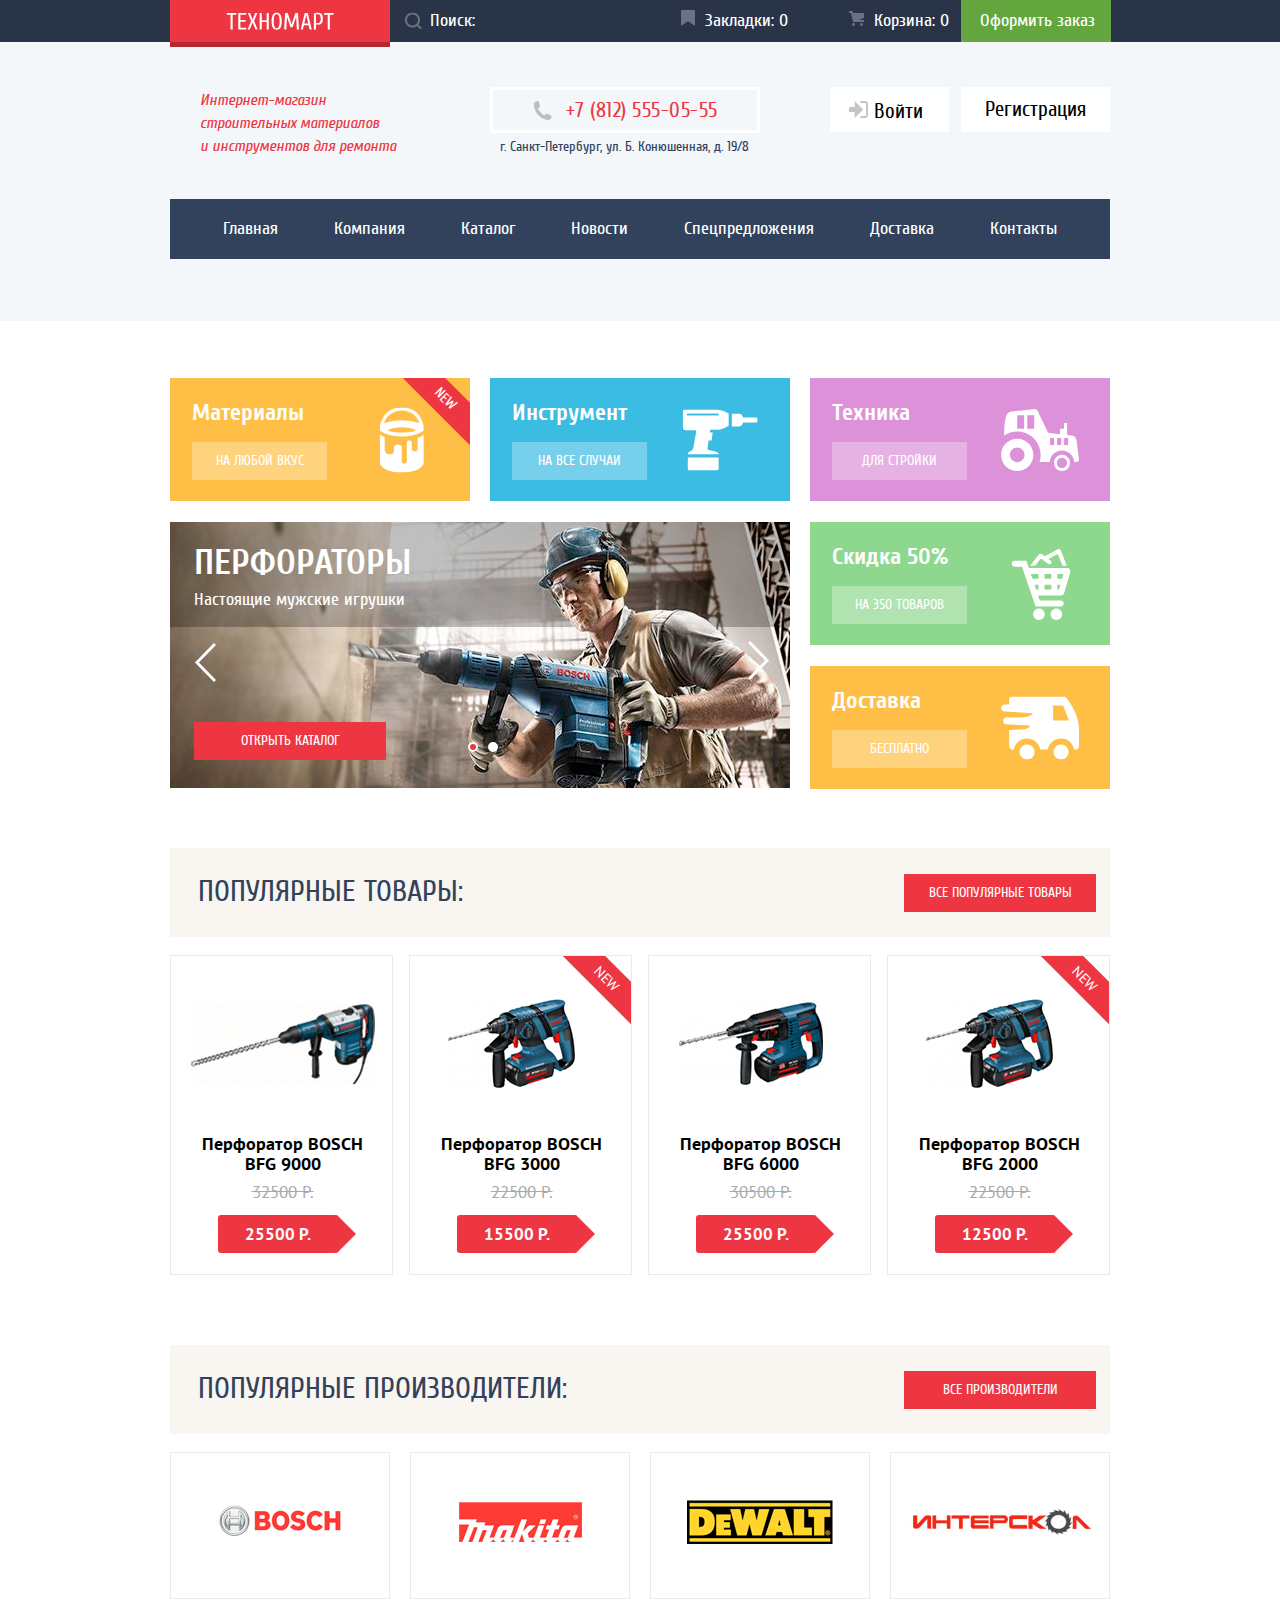
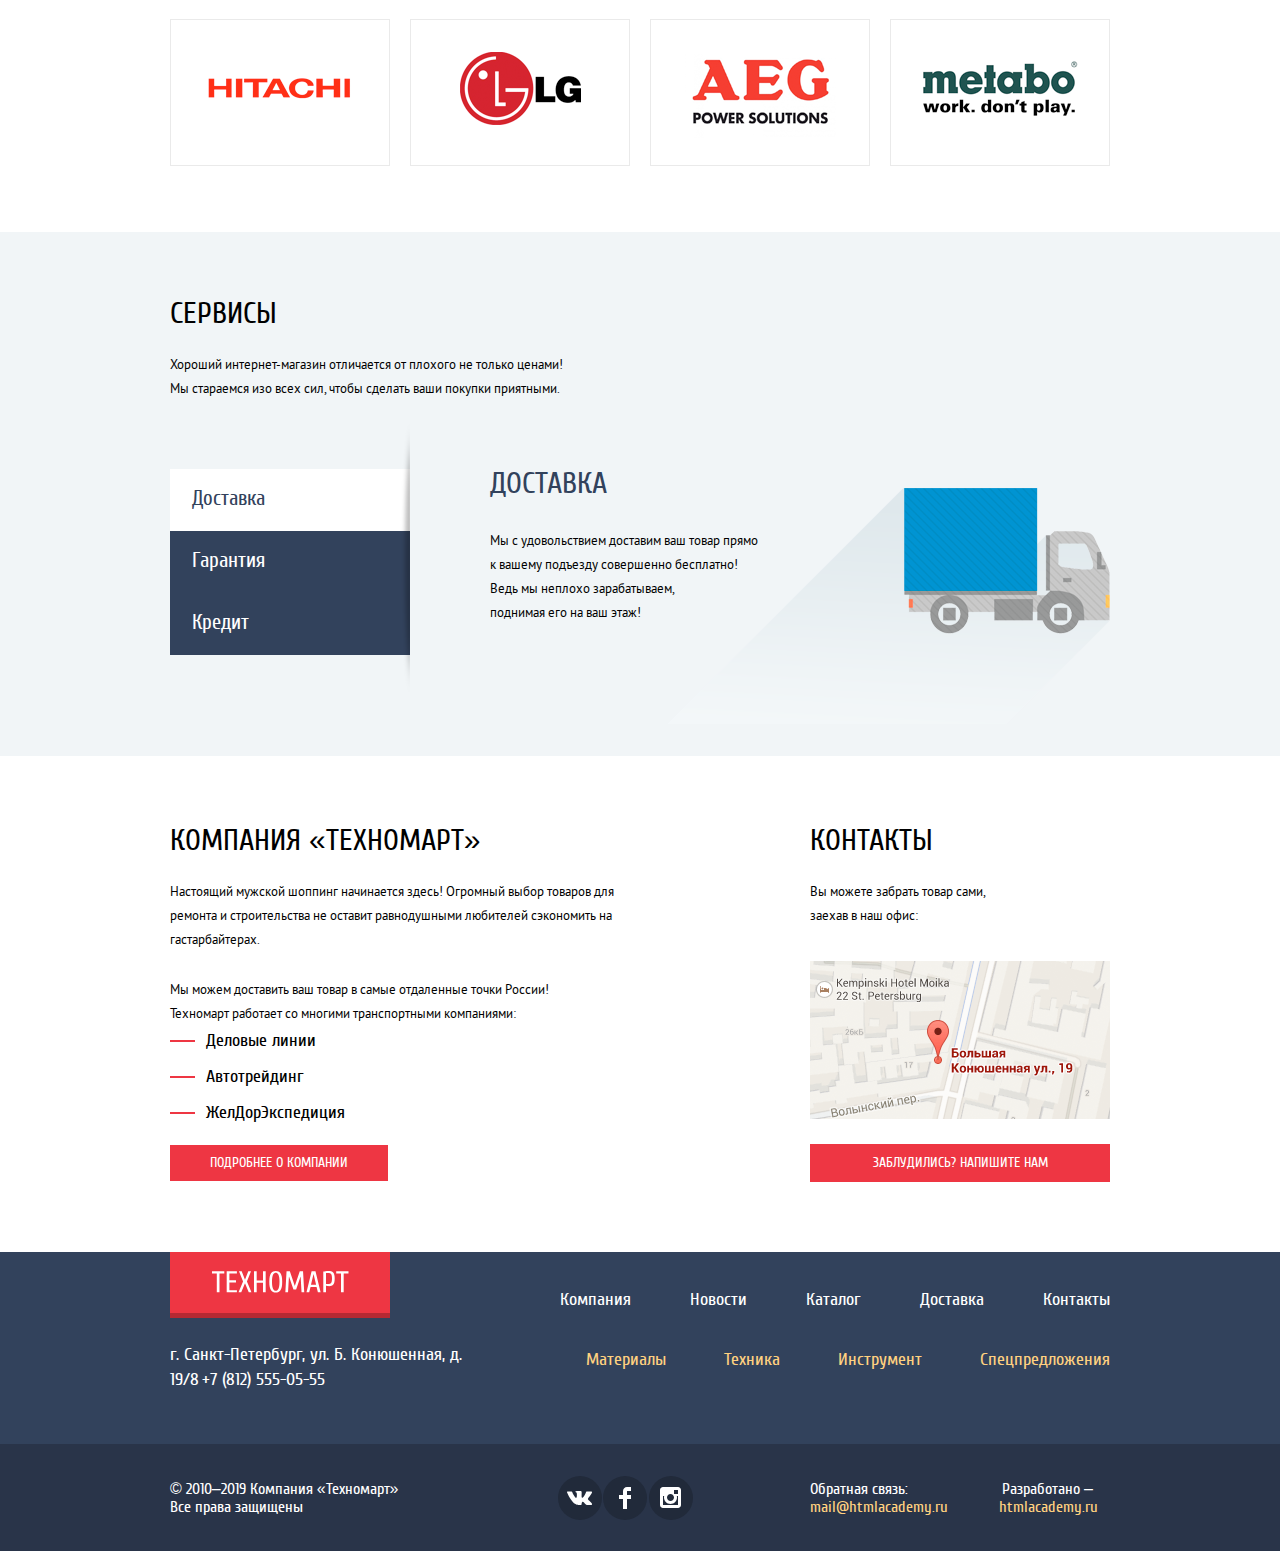
<file: index.html>
<!DOCTYPE html>
<html class="page" lang="ru">

<head>
  <meta charset="utf-8">
  <title>HTML Academy: Техномарт</title>
  <link href="css/normalize.css" rel="stylesheet">
  <link href="css/style.min.css" rel="stylesheet">
  <link rel="icon" href="favicon.ico">
  <link rel="icon" href="img/favicon/favicon.svg">
  <link rel="apple-touch-icon" href="img/favicon/favicon-180.png">
  <link rel="manifest" href="manifest.webmanifest">
</head>

<body class="page__body">

<header class="main-header">
  <!-- Секция поиска, корзины и оформления заказа-->
  <div class="main-header__panel">
    <div class="main-header__panel-container container">
      <div class="main-header__logo">
        <a class="logo" aria-label="Перейти на главную">
          <img src="img/logo-technomart.svg" width="108" height="18" alt="Логотоп интернет-магазина Техномарт">
        </a>
      </div>
      <form class="main-header__search" action="#" method="POST">
        <label for="search-input"></label>
        <input id="search-input" class="main-header__search-input" type="search" placeholder="Поиск:">
        <svg class="main-header__search-icon" width="17" height="17" viewBox="0 0 17 17"
             xmlns="http://www.w3.org/2000/svg">
          <path
            d="M13.458 12.044L17 15.586L15.586 17L12.044 13.458C10.782 14.421 9.21 15 7.5 15C3.35786 15 0 11.6421 0 7.5C0 3.35786 3.35786 0 7.5 0C11.6421 0 15 3.35786 15 7.5C15.0001 9.14309 14.4581 10.7403 13.458 12.044ZM7.5 2C4.467 2 2 4.467 2 7.5C2.00331 10.5362 4.4638 12.9967 7.5 13C10.532 13 13 10.532 13 7.5C13 4.467 10.532 2 7.5 2Z"/>
        </svg>
      </form>

      <div class="main-header__bookmarks">
        <a class="main-header__bookmarks-link" href="#">
          <svg class="main-header__bookmarks-icon" width="14" height="16" viewBox="0 0 14 16"
               xmlns="http://www.w3.org/2000/svg">
            <path
              d="M14 15C14 15.55 13.632 15.741 13.182 15.426L7.819 11.661C7.369 11.346 6.632 11.346 6.182 11.661L0.818 15.426C0.368 15.741 0 15.55 0 15V1C0 0.45 0.45 0 1 0H13C13.55 0 14 0.45 14 1V15Z"/>
          </svg>
          Закладки:
          <span class="main-header__bookmarks-count">0</span>
        </a>
      </div>

      <div class="main-header__cart">
        <a class="main-header__cart-link" href="#">
          <svg class="main-header__cart-icon" width="15" height="15" viewBox="0 0 15 15"
               xmlns="http://www.w3.org/2000/svg">
            <path
              d="M4.5 15C5.32843 15 6 14.3284 6 13.5C6 12.6716 5.32843 12 4.5 12C3.67157 12 3 12.6716 3 13.5C3 14.3284 3.67157 15 4.5 15Z"
            />
            <path
              d="M12.5 15C13.3284 15 14 14.3284 14 13.5C14 12.6716 13.3284 12 12.5 12C11.6716 12 11 12.6716 11 13.5C11 14.3284 11.6716 15 12.5 15Z"
            />
            <path d="M15 2H4.07L3.648 0H0V2H2.031L4.016 11H15V9H9.441L15 6.951V2Z"/>
          </svg>
          Корзина:
          <span class="cart-count">0</span>
        </a>

      </div>
      <div class="main-header__place-order">
        <button class="main-header__place-order-button" type="button">Оформить заказ</button>
      </div>


    </div>
  </div>
  <!-- Секция контакты, вход и регистрация -->
  <div class="main-header__content main-header-content container">
    <div class="main-header-content__lead">
      <p class="main-header__main-content-text"> Интернет-магазин строительных материалов <br> и инструментов для
        ремонта
      </p>
    </div>
    <div class="main-header-content__contact-details">
      <div class="main-header-content__contacts-wrapper">
        <a class="main-header-content__contact-details-tel" href="tel:78125550555">+7 (812) 555-05-55</a>
      </div>
      <a class="main-header-content__contact-details-address" href="https://goo.gl/maps/Gi7gfd6LGpy9Zj9q6">г.
        Санкт-Петербург, ул. Б. Конюшенная, д.
        19/8</a>
    </div>
    <div class="main-header-content__user-login">
      <button type="submit" class="main-header-content__user-login-button">
        <svg class="main-header-content__user-login-img" width="20" height="17" viewBox="0 0 20 17" fill="none"
             xmlns="http://www.w3.org/2000/svg">
          <path d="M14.1667 8.5L5.71429 0V6H0V11H5.71429V17L14.1667 8.5Z"/>
          <path
            d="M16.177 15.01H11.3894V17H16.177C18.2513 17 19.038 15.19 19.0618 13.974V3.028C19.038 1.811 18.2513 0 16.177 0H11.3894V1.99H16.177C16.9761 1.99 17.1218 2.671 17.1389 3.047V13.951C17.1227 14.327 16.9761 15.01 16.177 15.01Z"
            fill="#C5C5C5"/>
        </svg>
        Войти
      </button>
      <button type="submit" class="main-header-content__user-register-button">Регистрация</button>
    </div>
  </div>
  <!--Секция с навигацией-->
  <nav class="main-header__navigitaion main-navigation">
    <div class="main-navigation__wrapper container">
      <ul class="main-navigation__list">
        <li class="main-navigation__item">
          <a class="main-navigation__item-content main-navigation__item--active">Главная</a>
        </li>
        <li class="main-navigation__item">
          <a class="main-navigation__item-content" href="#">Компания</a>
        </li>
        <li class="main-navigation__item">
          <a class="main-navigation__item-content" href="catalog.html">Каталог</a>
        </li>
        <li class="main-navigation__item">
          <a class="main-navigation__item-content" href="#">Новости</a>
        </li>
        <li class="main-navigation__item">
          <a class="main-navigation__item-content" href="#">Спецпредложения</a>
        </li>
        <li class="main-navigation__item">
          <a class="main-navigation__item-content" href="#">Доставка</a>
        </li>
        <li class="main-navigation__item">
          <a class="main-navigation__item-content" href="#">Контакты</a>
        </li>
      </ul>
    </div>
  </nav>
</header>


<main class="main-page">
  <div class="container">

    <h1 class="visually-hidden">Интернет-магазин Техномарт</h1>

    <section class="catalog-offers main-page__catalog">
      <h2 class="catalog-offers__title visually-hidden">Каталог товаров</h2>
      <ul class="catalog-offers__list">
        <li class="catalog-offers__item">
          <div class="catalog-offers__card offer-card offer-card--theme_orange">
            <h3 class="offer-card__title">Материалы</h3>
            <a class="offer-card__link" href="#">На любой вкус</a>
            <svg class="offer-card__img" width="44" height="65" viewBox="0 0 44 65" fill="none"
                 xmlns="http://www.w3.org/2000/svg">
              <path
                d="M37.91 30.438V41.307C37.91 41.307 38.015 44.042 35.085 44.042C32.016 44.042 31.96 41.307 31.96 41.307V34.891C31.96 34.651 31.624 32.982 29.641 32.982C27.016 32.982 26.971 34.859 26.971 34.859V54.08C26.971 54.08 27 55.943 24.507 55.943C22 55.943 22 53.96 22 53.96V40.016C22 40.016 22 37.071 18.195 37.071C14.141 37.071 14.228 40.196 14.228 40.196V43.924C14.228 43.924 14.107 46.869 9.54 46.869C4.973 46.869 4.912 42.36 4.912 42.36V29.938C3.168 28.976 0 26.671 0 26.671V56.003C0 56.003 2.988 65 22 65C41.012 65 44 56.305 44 56.305V26.671C41.062 29.5 37.91 30.438 37.91 30.438Z"
                fill="white"/>
              <path fill-rule="evenodd" clip-rule="evenodd"
                    d="M22 0C1.688 0 0 19.875 0 19.875V22.937C8.438 29.188 22 29 22 29C22 29 35.562 29.188 44 22.938V19.876C44 19.875 42.312 0 22 0ZM22 25C10.25 25 7.688 22.625 7.688 22.625C13.938 19.75 22 19.875 22 19.875C22 19.875 30.062 19.75 36.312 22.625C36.312 22.625 33.75 25 22 25ZM4.312 15.563C4.312 15.563 12.438 12.625 22 12.625C31.562 12.625 39.688 15.562 39.688 15.562C35.125 2.624 22 3.062 22 3.062C22 3.062 8.875 2.625 4.312 15.563Z"
                    fill="white"/>
            </svg>
            <span class="new-category offer-card__new-border">New</span>
          </div>
        </li>
        <li class="catalog-offers__item">
          <div class="catalog-offers__card offer-card offer-card--theme_piction-blue">
            <h3 class="offer-card__title">Инструмент</h3>
            <a class="offer-card__link" href="#">На все случаи</a>
            <svg class="offer-card__img" width="75" height="61" viewBox="0 0 75 61" fill="none"
                 xmlns="http://www.w3.org/2000/svg">
              <path fill-rule="evenodd" clip-rule="evenodd"
                    d="M2.103 0C0.167 0 0 2.041 0 2.041V17.853C0 20.789 2.903 20.855 2.903 20.855H11.91C13.845 20.855 13.511 22.189 13.511 22.189C13.511 22.189 11.042 35.199 10.776 37.4C10.509 39.603 8.908 41.004 8.908 41.004C8.908 41.004 6.773 42.205 5.906 42.672C5.039 43.139 5.039 44.873 5.039 44.873H35.928V44.139C35.928 42.672 29.456 41.004 26.855 40.737C24.253 40.471 24.787 38.735 24.787 38.735L25.854 30.93H28.856L29.99 23.057H26.988L27.319 20.32L35.928 20.189C41.733 19.588 45.936 16.119 45.936 16.119V4.109C41.333 0.84 33.993 0 33.993 0H2.103ZM60.387 8.016H73.875C74.45 8.016 74.917 9.128 74.917 10.5C74.917 11.872 74.45 12.984 73.875 12.984H60.387C59.766 15.271 58.315 16.875 56.625 16.875H49.083V4.125H56.625C58.316 4.125 59.766 5.729 60.387 8.016ZM6.907 61C5.039 61 5.039 58.949 5.039 58.949V47.942H35.928V59.016C35.928 60.816 33.927 61 33.927 61H6.907ZM36 4.969V4.938C36 4.388 35.55 3.938 35 3.938H5.031C4.481 3.938 4.031 4.388 4.031 4.938V4.969C4.031 5.519 4.481 5.969 5.031 5.969H35C35.55 5.969 36 5.519 36 4.969Z"
                    fill="white"/>
            </svg>
          </div>
        </li>
        <li class="catalog-offers__item">
          <div class="catalog-offers__card offer-card offer-card--theme_light-orchid">
            <h3 class="offer-card__title">Техника</h3>
            <a class="offer-card__link" href="#">Для стройки</a>
            <svg class="offer-card__img" width="78" height="62" viewBox="0 0 78 62" fill="none"
                 xmlns="http://www.w3.org/2000/svg">
              <path fill-rule="evenodd" clip-rule="evenodd"
                    d="M0 45.875C0 36.968 7.22 29.749 16.125 29.749C25.031 29.749 32.251 36.968 32.25 45.875C32.25 54.78 25.03 62 16.125 62C7.22 62 0 54.78 0 45.875ZM10.9579 51.0421C12.3283 52.4125 14.187 53.1823 16.125 53.182C18.063 53.1823 19.9217 52.4125 21.2921 51.0421C22.6625 49.6718 23.4323 47.813 23.432 45.875C23.432 41.8395 20.1605 38.568 16.125 38.568C12.0895 38.568 8.818 41.8395 8.818 45.875C8.81773 47.813 9.58749 49.6718 10.9579 51.0421ZM60.854 45.874C56.4015 45.874 52.792 49.4835 52.792 53.936C52.792 56.8163 54.3286 59.4778 56.823 60.9179C59.3174 62.3581 62.3906 62.3581 64.885 60.9179C67.3794 59.4778 68.916 56.8163 68.916 53.936C68.9165 51.7977 68.0673 49.7468 66.5553 48.2347C65.0433 46.7227 62.9923 45.8735 60.854 45.874ZM55.792 53.936C55.7914 56.7322 58.0578 58.9995 60.854 59C63.6502 59.0006 65.9174 56.7342 65.918 53.938C65.9186 51.1418 63.6522 48.8746 60.856 48.874C58.0598 48.8735 55.7926 51.1398 55.792 53.936Z"
                    fill="white"/>
              <path fill-rule="evenodd" clip-rule="evenodd"
                    d="M75.437 31.313C75.875 34.625 77.898 49.727 77.898 49.727C77.898 49.727 78.641 52.875 75 52.875H73.045C72.656 46.473 67.355 41.396 60.854 41.396C54.353 41.396 49.053 46.473 48.663 52.875H38.499C39.19 50.664 39.563 48.313 39.563 45.875C39.563 32.929 29.069 22.436 16.125 22.436C11.4651 22.4285 6.90969 23.8168 3.046 26.422C3.001 23.463 3.004 12.537 5.312 6.167C5.312 6.167 6.375 3.625 8.75 3C11.125 2.375 33.5 0 33.5 0C33.5 0 35.814 0.062 36.626 1.875C37.438 3.688 47.188 23.75 47.188 23.75L59 25.128V19.833H63V14H66V25.946L71.812 26.625C71.812 26.625 74.89 27.172 75.437 31.313ZM16.125 19.833H23.083V6.167H16.125V19.833ZM33.083 19.833H26.125V6.167H33.083V19.833ZM49 36H53.016V29H49V36ZM60.016 36H56V29H60.016V36ZM63 36H67.016V29H63V36Z"
                    fill="white"/>
            </svg>
          </div>
        </li>
        <li class="catalog-offers__item catalog-offers__item--additional-offer">
          <div class="catalog-offers__card offer-card offer-card--theme_feijoa">
            <h3 class="offer-card__title">Скидка 50%</h3>
            <a class="offer-card__link" href="#">На 350 товаров</a>
            <svg class="offer-card__img" width="59" height="72" viewBox="0 0 59 72" fill="none"
                 xmlns="http://www.w3.org/2000/svg">
              <path fill-rule="evenodd" clip-rule="evenodd"
                    d="M58.34 21.2499C57.7735 20.5075 56.8861 20.0709 55.944 20.0713H17.274L14.799 12.7875H3.05798C1.40113 12.7875 0.0579834 14.1122 0.0579834 15.7464C0.0579834 17.3805 1.40113 18.7053 3.05798 18.7053H10.482L23.982 58.4384H49.141C50.7978 58.4384 52.141 57.1137 52.141 55.4795C52.141 53.8454 50.7978 52.5206 49.141 52.5206H28.299L26.573 47.4422H49.693C51.031 47.4421 52.2074 46.5683 52.577 45.2999L58.827 23.8479C59.0866 22.9545 58.9063 21.9927 58.34 21.2499ZM50.559 30.7983H45.749V25.9891H51.96L50.559 30.7983ZM32.942 25.9891V30.7973H39.749V25.9891H32.942ZM39.749 36.7161V41.5244H32.942V36.7161H39.749ZM26.942 30.7973V25.9891H19.285L20.919 30.7973H26.942ZM22.929 36.7161H26.942V41.5244H24.563L22.929 36.7161ZM45.749 36.7161V41.5244H47.434L48.835 36.7161H45.749Z"
                    fill="white"/>
              <path
                d="M27.406 71.8768C30.5988 71.8768 33.187 69.324 33.187 66.175C33.187 63.0259 30.5988 60.4731 27.406 60.4731C24.2132 60.4731 21.625 63.0259 21.625 66.175C21.625 69.324 24.2132 71.8768 27.406 71.8768Z"
                fill="white"/>
              <path
                d="M44.844 71.8768C48.0367 71.8768 50.625 69.324 50.625 66.175C50.625 63.0259 48.0367 60.4731 44.844 60.4731C41.6512 60.4731 39.063 63.0259 39.063 66.175C39.063 69.324 41.6512 71.8768 44.844 71.8768Z"
                fill="white"/>
              <path
                d="M29.335 10.5525L36.882 15.9692C37.3178 16.2831 37.8644 16.4085 38.396 16.3166C38.9276 16.2247 39.3984 15.9234 39.7 15.482C40.346 14.5588 40.13 13.2806 39.22 12.6267L36.847 10.9243L46.283 5.90403L50.911 17.7535H55.258L49.214 2.2774C49.007 1.74151 48.5792 1.31742 48.037 1.11061C47.4997 0.908151 46.8995 0.947423 46.394 1.21811L33.146 8.26721L30.124 6.09833C29.2551 5.47313 28.0396 5.64365 27.382 6.48299L18.901 17.1331C18.7308 17.315 18.5937 17.5245 18.496 17.7525H23.602L29.335 10.5525Z"
                fill="white"/>
            </svg>
          </div>
        </li>
        <li class="catalog-offers__item catalog-offers__item--additional-offer">
          <div class="catalog-offers__card offer-card offer-card--theme_orange">
            <h3 class="offer-card__title">Доставка</h3>
            <a class="offer-card__link" href="#">Бесплатно</a>
            <svg class="offer-card__img" width="78" height="63" viewBox="0 0 78 63" fill="none"
                 xmlns="http://www.w3.org/2000/svg">
              <path
                d="M25.983 63C30.1251 63 33.483 59.6421 33.483 55.5C33.483 51.3579 30.1251 48 25.983 48C21.8408 48 18.483 51.3579 18.483 55.5C18.483 59.6421 21.8408 63 25.983 63Z"
                fill="white"/>
              <path
                d="M59.982 63C64.1241 63 67.482 59.6421 67.482 55.5C67.482 51.3579 64.1241 48 59.982 48C55.8399 48 52.482 51.3579 52.482 55.5C52.482 59.6421 55.8399 63 59.982 63Z"
                fill="white"/>
              <path fill-rule="evenodd" clip-rule="evenodd"
                    d="M11.062 0H64C64 0 78 14.812 78 33.688V48.938C78 48.938 77.812 53 74.875 53.001H73.166C71.992 46.74 66.507 42.001 59.906 42.001C53.306 42.001 47.82 46.74 46.646 53.001H39.242C38.068 46.74 32.583 42.001 25.983 42.001C19.383 42.001 13.897 46.74 12.724 53.001H10.625C10.625 53.001 8.061 52.377 8.061 49.189V33.574L22.812 32.814C22.812 32.814 28.295 32.211 29.102 29.058L5.446 27.804C3.58204 27.804 2.071 26.293 2.071 24.429C2.071 22.565 3.58204 21.054 5.446 21.054H14.502L22.812 20.626C22.812 20.626 30.989 20.018 31.75 16.821L31.554 16.778L3.469 14.938C1.55312 14.938 0 13.3849 0 11.469C0 9.55312 1.55312 8 3.469 8H8.062V3.125C8.062 3.125 7.874 0 11.062 0ZM52 8.938V23.938H67.812L62.062 8.938H52Z"
                    fill="white"/>
            </svg>
          </div>
        </li>
        <li class="catalog-offers__item catalog-offers__item--main">
          <!--Cлайдер с карточками-->
          <ul class="detailed-offers-card__list">
            <li class="detailed-catalog-offers__item">
              <div class="catalog-offers__card-container">
                <h3 class="detailed-offers-card__title">Перфораторы</h3>
                <span class="detailed-offers-card__lead">Настоящие мужcкие игрушки</span>
                <img src="img/perforators-promo.jpg" width="620" height="266" alt="Мужчина с перфораторем">
              </div>
            </li>
            <li class="detailed-catalog-offers__item">
              <div class="catalog-offers__card-container">
                <h3 class="detailed-offers-card__title">Дрели</h3>
                <span class="detailed-offers-card__lead">Соседям на радость!</span>
                <img src="img/drills-promo.jpg" width="620" height="266" alt="Мужчина с дрелью">
              </div>
            </li>
          </ul>
          <div class="catalog-offers__slider-controls">
            <button type="button" class="detailed-offers-card__slider-button--prev">
              <span class="visually-hidden">Предыдущее предложение</span>
            </button>
            <button type="button" class="detailed-offers-card__slider--button--next">
              <span class="visually-hidden">Следующее предложение</span>
            </button>
            <a class="detailed-offers-card__link" href="catalog.html">Открыть каталог</a>
            <div class="detailed-offers-card__slider-controls slider-controls">
              <button class="slider-controls__button slider-controls__button--current" type="button"
                      aria-label="Первый слайд"></button>
              <button class="slider-controls__button" type="button" aria-label="Второй слайд"></button>
            </div>
          </div>
        </li>
      </ul>
    </section>

    <section class="popular-goods main-page__popular-goods">
      <!--Одинаковые розовые секции "sections__heading"-->
      <div class="popular-goods__heading sections__heading">
        <h2 class="sections__heading-title">Популярные товары:</h2>
        <a class="sections__heading-link" href="#">Все популярные товары</a>
      </div>
      <div class="popular-goods__journal">
        <ul class="popular-goods__list">
          <li class="popular-goods__item">
            <div class="popular-goods__card good-card">
              <div class="good-card__main-info">
                <p class="good-card__image">
                  <img src="img/model-1.png" width="184" height="164" alt="Перфоратор BOSCH BFG 9000">
                </p>
                <h4 class="good-card__title">Перфоратор BOSCH BFG 9000</h4>
                <div class="good-card__old-price">
                  <s class="good-card__old-price-value">32500 P.</s>
                </div>
                <div class="good-card__price">
                  <a href="#" class="good-card__price-value">25500 P.</a>
                </div>
              </div>
              <div class="good-card__purchase-button">
                <button class="good__add-to-cart" type="button">
                  Купить
                </button>
                <button class="good__add-to-save" type="button">В закладки</button>
              </div>
            </div>
          </li>

          <li class="popular-goods__item">
            <div class="popular__card good-card">

              <div class="good-card__main-info">
                <p class="good-card__image">
                  <img src="img/model-3.png" width="164" height="164" alt="Перфоратор BOSCH BFG 3000">
                </p>
                <h4 class="good-card__title">Перфоратор BOSCH BFG 3000</h4>

                <div class="good-card__old-price">
                  <s class="good-card__old-price-value">22500 P.</s>
                </div>

                <div class="good-card__price">
                  <a href="#" class="good-card__price-value">15500 P.</a>
                </div>
              </div>

              <div class="good-card__purchase-button">
                <button type="button" class="good__add-to-cart">
                  Купить
                </button>
                <button type="button" class="good__add-to-save">В закладки</button>
              </div>
              <span class="new-category new-category__good">New</span>
            </div>
          </li>

          <li class=" popular-goods__item">
            <div class="popular-goods__card good-card">
              <div class="good-card__main-info">
                <p class="good-card__image">
                  <img src="img/model-2.png" width="164" height="164" alt="Перфоратор BOSCH BFG 6000">
                </p>
                <h4 class="good-card__title">Перфоратор BOSCH BFG 6000</h4>
                <div class="good-card__old-price">
                  <s class="good-card__old-price-value">30500 P.</s>
                </div>
                <div class="good-card__price">
                  <a href="#" class="good-card__price-value">25500 P.</a>
                </div>
                <div class="good-card__purchase-button">
                  <button type="button" class="good__add-to-cart">
                    Купить
                  </button>
                  <button type="button" class="good__add-to-save">В закладки</button>
                </div>
              </div>
            </div>
          </li>

          <li class="popular-goods__item">
            <div class="popular-goods__card good-card">
              <div class="good-card__main-info">
                <p class="good-card__image">
                  <img src="img/model-3.png" width="164" height="164" alt="Перфоратор BOSCH BFG 2000">
                </p>
                <h4 class="good-card__title">Перфоратор BOSCH BFG 2000</h4>
                <div class="good-card__old-price">
                  <s class="good-card__old-price-value">22500 P.</s>
                </div>
                <div class="good-card__price">
                  <a href="#" class="good-card__price-value">12500 P.</a>
                </div>
              </div>
              <div class="good-card__purchase-button">
                <button type="button" class="good__add-to-cart">
                  Купить
                </button>
                <button type="button" class="good__add-to-save">В закладки</button>
              </div>
              <span class="new-category new-category__good">New</span>
            </div>
          </li>
        </ul>
      </div>
    </section>

    <section class="popular-companies main-page__companies">
      <div class="popular-companies__heading sections__heading">
        <h2 class="sections__heading-title">Популярные производители:</h2>
        <a class="sections__heading-link" href="#">Все производители</a>
      </div>
      <ul class="popular-companies__list">
        <li class="companies__list-item company-card">
          <a class="company-card__link" href="#">
            <img src="img/bosch.png" alt="Логотип фирмы Bosch" width="126" height="37">
          </a>
        </li>
        <li class="companies__list-item company-card">
          <a class="company-card__link" href="#">
            <img src="img/makita.png" alt="Логотип фирмы Makita" width="123" height="40">
          </a>
        </li>
        <li class="companies__list-item company-card">
          <a class="company-card__link" href="#">
            <img src="img/dewalt.png" alt="Логотип фирмы DeWall" width="146" height="44">
          </a>
        </li>
        <li class="companies__list-item company-card">
          <a class="company-card__link" href="#">
            <img src="img/interskol.png" alt="Логотип фирмы Интерскол" width="200" height="76">
          </a>
        </li>
        <li class="companies__list-item company-card">
          <a class="company-card__link" href="#">
            <img src="img/hitachi.png" alt="Логотип фирмы Hitachi" width="169" height="31">
          </a>
        </li>
        <li class="companies__list-item company-card">
          <a class="company-card__link" href="#">
            <img src="img/lg.png" alt="Логотип фирмы LG" width="121" height="73">
          </a>
        </li>
        <li class="companies__list-item company-card">
          <a class="company-card__link" href="#">
            <img src="img/aeg-logo.png" alt="Логотип фирмы AEG" width="151" height="98">
          </a>
        </li>
        <li class="companies__list-item company-card">
          <a class="company-card__link" href="#">
            <img src="img/metabo.png" alt="Логотип фирмы Metabo" width="204" height="69">
          </a>
        </li>
      </ul>
    </section>
  </div>

  <section class="services main-page__services">
    <div class="container">
      <div class="services__description">
        <h2 class="services__title">Сервисы</h2>
        <p class="services__lead">Хороший интернет-магазин отличается от плохого не только ценами!</p>
        <p class="services__lead">Мы стараемся изо всех сил, чтобы сделать ваши покупки приятными.</p>
      </div>
      <div class="services__pager services-pager">
        <div class="services-pager__items">
          <button type="button" class="services-pager__item services-pager__item-delivery services-pager__item--active">
            Доставка
          </button>
          <button type="button" class="services-pager__item services-pager__item-guarantee">Гарантия</button>
          <button type="button" class="services-pager__item services-pager__item-credit">Кредит</button>
        </div>

        <div class="services-pager__card services-pager__card--active services-pager__card--first-service">
          <h3 class="services-pager__card-title">Доставка</h3>
          <p class="services-pager__card-description services-pager__card-description__delivery">Мы с удовольствием
            доставим ваш товар прямо к вашему подъезду совершенно бесплатно! Ведь мы неплохо зарабатываем,<br> поднимая его на ваш этаж!</p>
        </div>

        <div class="services-pager__card services-pager__card--second-service">
          <h3 class="services-pager__card-title">Гарантия</h3>
          <p class="services-pager__card-description services-pager__card-description__guarantee">Если купленный у нас
            товар поломается или заискрит, a так же в
            случае пожара, спровоцированного его возгоранием, вы всегда можете быть уверены в нашей гарантии.
            Мы обменяем сгоревший товар на новый. Дом уж восстановите как-нибудь сами.</p>
        </div>

        <div class="services-pager__card services-pager__card--third-service">
          <h3 class="services-pager__card-title">Кредит</h3>
          <p class="services-pager__card-description services-pager__card-description__credit">Залезть в долговую яму
            стало проще!
            Кредитные консультанты придут вам на помощь.</p>
          <button class="services-pager__send-application">Отправить заявку</button>
        </div>
      </div>
    </div>
  </section>

  <div class="container">
    <section class="about-us main-page__about-us">

      <div class="company-info about-us__company-info">
        <h2 class="company-info__title">Компания &laquo;Техномарт&raquo;</h2>
        <p class="company-info__promo-text">Настоящий мужской шоппинг начинается здесь! Огромный выбор товаров для
          ремонта и строительства не оставит равнодушными
          любителей сэкономить на гастарбайтерах.</p>
        <p class="company-info__partners-text">Мы можем доставить ваш товар в самые отдаленные точки России!</p>
        <p class="company-info__partners-text">Техномарт работает со многими транспортными компаниями:</p>
        <ul class="company-info__partner-list">
          <li class="company-info__partner-item">
            <a class="company-info__partner-link" href="#">Деловые линии</a>
          </li>
          <li class="company-info__partner-item">
            <a class="company-info__partner-link" href="#">Автотрейдинг</a>
          </li>
          <li class="company-info__partner-item">
            <a class="company-info__partner-link" href="#">ЖелДорЭкспедиция</a>
          </li>
        </ul>
        <a class="company-info__link" href="#">Подробнее о компании</a>
      </div>

      <section class="contacts about-us__contacts">
        <h2 class="contacts__title">Контакты</h2>
        <p class="contacts__text"> Вы можете забрать товар сами, заехав в наш офис:</p>
        <!--Место для карты-->
        <div class="contacts__map">
          <h2 class="visually-hidden">Карта нашего магазина</h2>
          <p class="contacts__map-photo">
            <img src="img/map.png" width="300" height="158" alt="Магазин техномарт по адресу Большая Конюшенная, 19">
          </p>
        </div>
        <button class="contacts__button" type="button">Заблудились? Напишите нам</button>
      </section>

      <section class="modal contacts__modal">
        <h2 class="visually-hidden">Напишите нам</h2>
        <form class="contacts__form">
          <div class="contacts__form-content">
            <p class="contacts__item contacts__item_name">
              <label class="contacts__item-label" for="client-name">Ваше имя:</label>
              <input class="contacts__item-input" id="client-name" type="text" name="name" placeholder="Имя Фамилия">
            </p>
            <p class="contacts__item contacts__item_email">
              <label class="contacts__item-label" for="client-mail">Ваш e-mail:</label>
              <input class="contacts__item-input" id="client-mail" type="email" name="email"
                     placeholder="email@example.com">
            </p>
            <p class="contacts__item contacts__item_appeal">
              <label class="contacts__item-label" for="client-appeal">Текст письма:</label>
              <textarea class="contacts__item-form-message" id="client-appeal" name="text"
                        placeholder="В свободной форме"></textarea>
            </p>
          </div>
          <div class="contacts__modal-button-wrapper">
            <button class="contacts__modal-button" type="submit">Отправить</button>
          </div>
        </form>
        <button class="contacts__modal-close" type="button" aria-label="Закрыть"></button>
      </section>

      <section class="modal modal__map">
        <h2 class="visually-hidden">Как до нас добраться</h2>
        <iframe width="943" height="449"
                src="https://www.google.com/maps/embed?pb=!1m18!1m12!1m3!1d1998.541597973545!2d30.315279721346!3d59.93974834161408!2m3!1f0!2f0!3f0!3m2!1i1024!2i768!4f13.1!3m3!1m2!1s0x4696310fca145cc1%3A0x42b32648d8238007!2z0JHQvtC70YzRiNCw0Y8g0JrQvtC90Y7RiNC10L3QvdCw0Y8g0YPQuy4sIDE5LzgsINCh0LDQvdC60YIt0J_QtdGC0LXRgNCx0YPRgNCzLCDQoNC-0YHRgdC40Y8sIDE5MTE4Ng!5e0!3m2!1sru!2scz!4v1613650834653!5m2!1sru!2scz"
                style="border:0;" allowfullscreen="" aria-hidden="false" tabindex="0"
                title="Магазин техномарт по адресу Большая Конюшенная, 19">
        </iframe>
        <button class="contacts__modal-close modal__map-close" type="button" aria-label="Закрыть"></button>
      </section>

    </section>
  </div>
</main>


<footer class="footer">
  <div class="container">
    <div class="footer__navigation">
      <div class="footer__logo">
        <a class="logo logo-footer" aria-label="Перейти на главную страницу" href="index.html">
          <img src="img/logo-technomart.svg" width="138" height="23" alt="Логотоп интернет-магазина Техномарт">
        </a>
      </div>
      <div class="footer__nav-wrapper">
        <ul class="footer__nav-list">
          <li class="footer-nav__item">
            <a class="footer-nav__link" href="#">Компания</a>
          </li>
          <li class="footer-nav__item">
            <a class="footer-nav__link" href="#">Новости</a>
          </li>
          <li class="footer-nav__item">
            <a class="footer-nav__link" href="catalog.html">Каталог</a>
          </li>
          <li class="footer-nav__item">
            <a class="footer-nav__link" href="#">Доставка</a>
          </li>
          <li class="footer-nav__item">
            <a class="footer-nav__link" href="#">Контакты</a>
          </li>
        </ul>
      </div>
    </div>

    <div class="footer__info">
      <div class="footer__info-contacts">
        <a class="footer__info-address" href="https://goo.gl/maps/Gi7gfd6LGpy9Zj9q6">
          г. Санкт-Петербург, ул. Б. Конюшенная, д. 19/8</a>
        <a class="footer__info-tel" href="tel:78125550555">+7 (812) 555-05-55</a>
      </div>
      <div class="footer__info-wrapper">
        <ul class="footer__info-list">
          <li class="footer__info-item">
            <a class="footer__info-link" href="#">Материалы</a>
          </li>
          <li class="footer__info-item">
            <a class="footer__info-link" href="#">Техника</a>
          </li>
          <li class="footer__info-item">
            <a class="footer__info-link" href="#">Инструмент</a>
          </li>
          <li class="footer__info-item">
            <a class="footer__info-link" href="#">Спецпредложения</a>
          </li>
        </ul>
      </div>
    </div>
  </div>

  <div class="footer__references">
    <div class="footer__references-container container">
      <div class="footer__references-section-copyright">
        <p class="footer__references-copyright">© 2010–2019 Компания «Техномарт»<br>Все права защищены</p>
      </div>
      <div class="footer__socials social">
        <ul class="social__list">
          <li class="social__item">
            <a href="#" class="social__link social__link--vkontakte" aria-label="Мы вконтакте">
              <svg class="social__img vk-icon" width="26" height="15" viewBox="0 0 26 15" fill="none"
                   xmlns="http://www.w3.org/2000/svg">
                <path
                  d="M15.5403 11.7281C16.4609 11.4384 17.6396 13.6406 18.8943 14.4834C19.8361 15.1219 20.5573 14.9841 20.5573 14.9841L23.9017 14.9372C23.9017 14.9372 25.6495 14.8322 24.8233 13.4803C24.7549 13.3678 24.3389 12.4781 22.334 10.6472C20.2376 8.73186 20.5217 9.04218 23.0456 5.73093C24.5835 3.71249 25.1988 2.47968 25.0062 1.95468C24.8213 1.44936 23.6918 1.58061 23.6918 1.58061L19.9237 1.60593C19.5568 1.60686 19.2458 1.71749 19.1042 2.08874C19.1013 2.09249 18.5062 3.65061 17.7127 4.9753C16.0362 7.77749 15.367 7.92655 15.0896 7.75124C14.4531 7.3453 14.6139 6.1228 14.6139 5.25374C14.6139 2.5378 15.0299 1.4053 13.7993 1.1128C13.3881 1.0153 13.0876 0.951552 12.039 0.942177C10.6985 0.922489 9.5603 0.942177 8.91511 1.25061C8.4866 1.45968 8.15822 1.91811 8.35756 1.94436C8.60793 1.97718 9.16934 2.09436 9.46978 2.49374C9.85593 3.01124 9.84437 4.17093 9.84437 4.17093C9.84437 4.17093 10.0649 7.36874 9.32437 7.7653C8.81593 8.03718 8.12067 7.48218 6.62519 4.9378C5.86156 3.63655 5.28474 2.19843 5.28474 2.19843C5.28474 2.19843 5.17304 1.93124 4.97082 1.78499C4.73008 1.61155 4.39304 1.55624 4.39304 1.55624L0.816594 1.57874C0.816594 1.57874 0.279261 1.59374 0.0818532 1.82436C-0.0934061 2.02874 0.0674088 2.45061 0.0674088 2.45061C0.0674088 2.45061 2.86867 8.90155 6.04067 12.1509C8.94882 15.1341 12.2537 14.9362 12.2537 14.9362H13.7511C13.7511 14.9362 14.2027 14.8856 14.4339 14.6437C14.6496 14.4187 14.6399 13.9959 14.6399 13.9959C14.6399 13.9959 14.6101 12.0187 15.5403 11.7281Z"
                  fill="white"/>
              </svg>
            </a>
          </li>
          <li class="social__item">
            <a href="#" class="social__link social__link--faceebook" aria-label="Мы в Фейсбук">
              <svg class="social__img facebook-icon" width="12" height="22" viewBox="0 0 12 22" fill="none"
                   xmlns="http://www.w3.org/2000/svg">
                <path d="M12 4V0H8C5.79086 0 4 1.79086 4 4V8H0V12H4V22H8V12H12V8H8V4H12Z" fill="white"/>
              </svg>
            </a>
          </li>
          <li class="social__item">
            <a href="#" class="social__link social__link--instagram" aria-label="Мы в Инстаграм">
              <svg class="social__img instagram-icon" width="21" height="21" viewBox="0 0 21 21" fill="none"
                   xmlns="http://www.w3.org/2000/svg">
                <path fill-rule="evenodd" clip-rule="evenodd"
                      d="M3 0H18C19.65 0 21 1.35 21 3V18C21 19.65 19.65 21 18 21H3C1.35 21 0 19.65 0 18V3C0 1.35 1.35 0 3 0ZM14 10.5C14 8.57 12.43 7 10.5 7C8.57 7 7 8.57 7 10.5C7 12.43 8.57 14 10.5 14C12.43 14 14 12.43 14 10.5ZM3 18V9H4.181C4.0626 9.49127 4.00186 9.99467 4 10.5C4 14.0899 6.91015 17 10.5 17C14.0899 17 17 14.0899 17 10.5C16.9986 9.99464 16.9379 9.49118 16.819 9H18V18H3ZM14 7H18V3H14V7Z"
                      fill="white"/>
              </svg>
            </a>
          </li>
        </ul>
      </div>
      <div class="footer__feedback">
        <span class="footer__feedback-text">Обратная связь:</span>
        <a class="footer__feedback-link" href="mailto:mail@htmlacademy.ru">mail@htmlacademy.ru</a>
      </div>
      <div class="footer__authors">
        <span class="footer__authors-text">Разработано &#8211;</span>
        <a class="footer__authors-link" href="https://htmlacademy.ru/intensive/htmlcss">htmlacademy.ru</a>
      </div>
    </div>
  </div>
</footer>

<script src="js/script-index.min.js"></script>
</body>

</html>
</file>
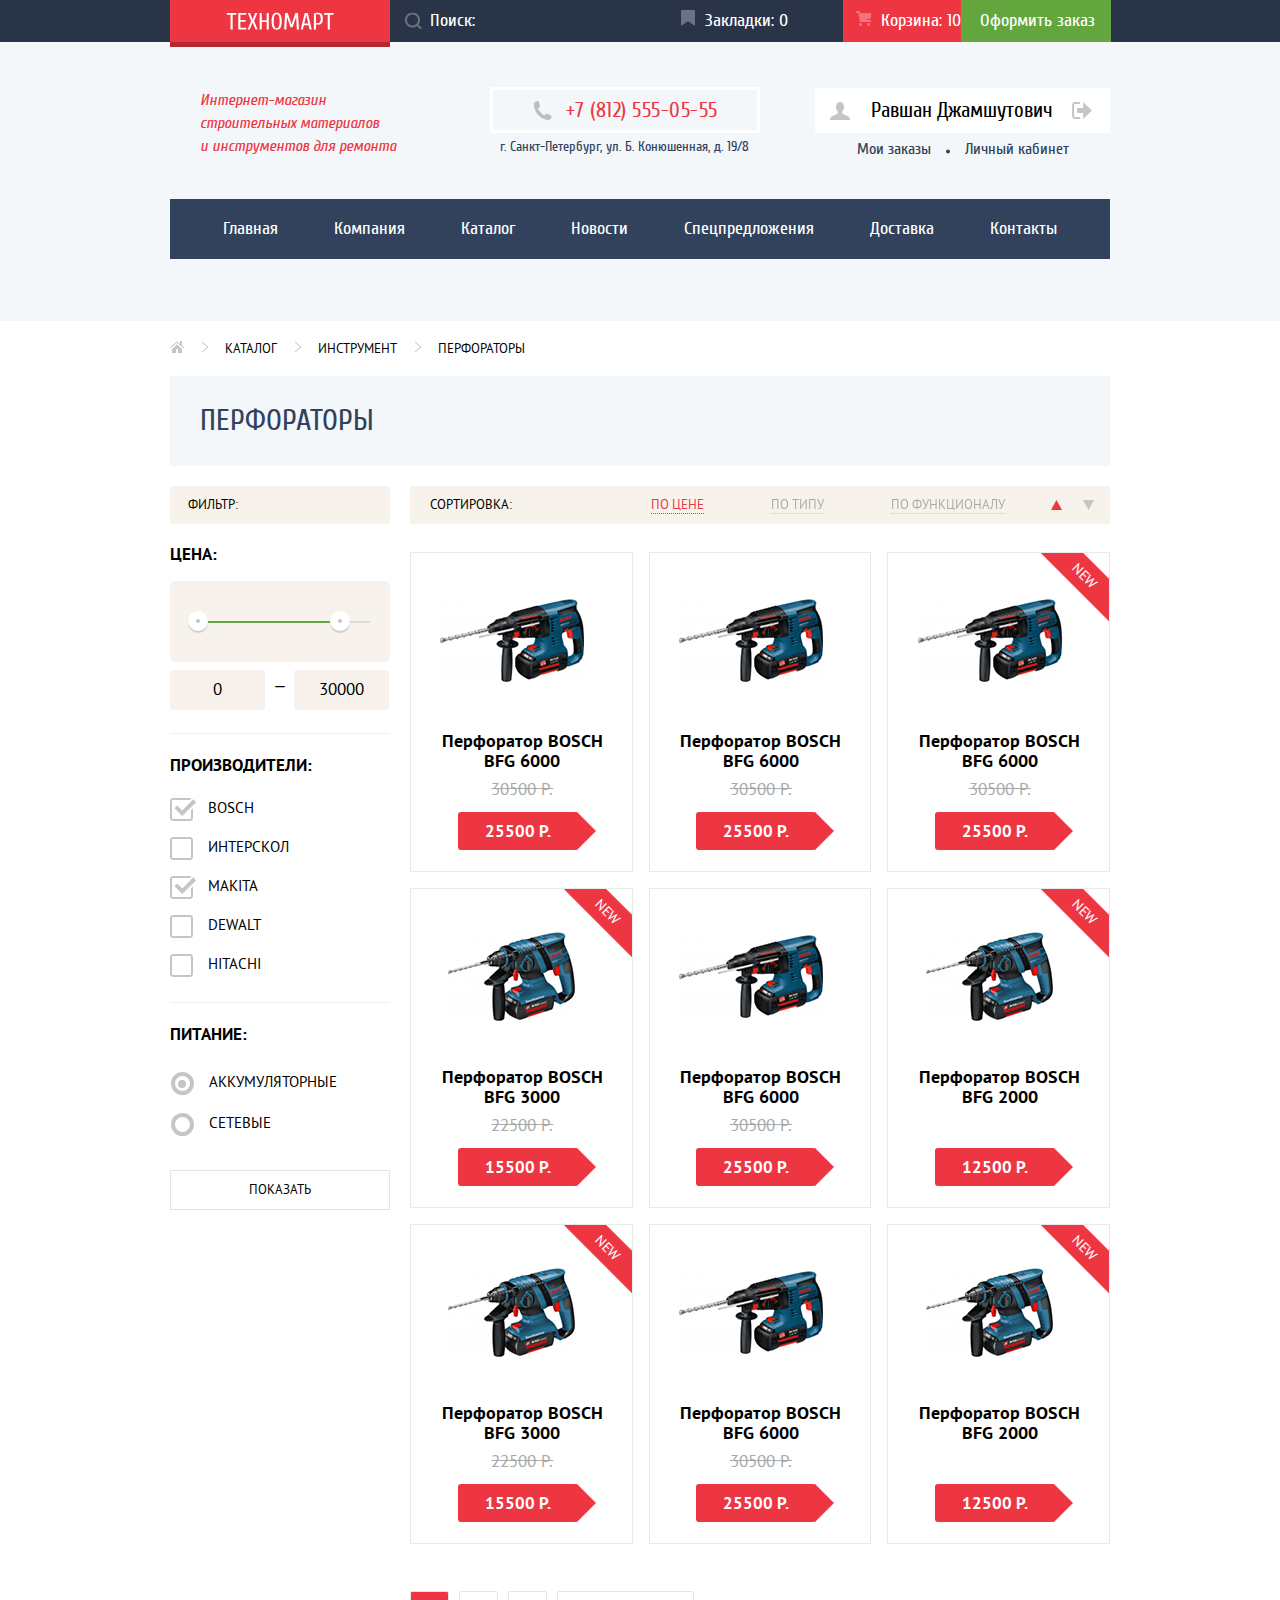
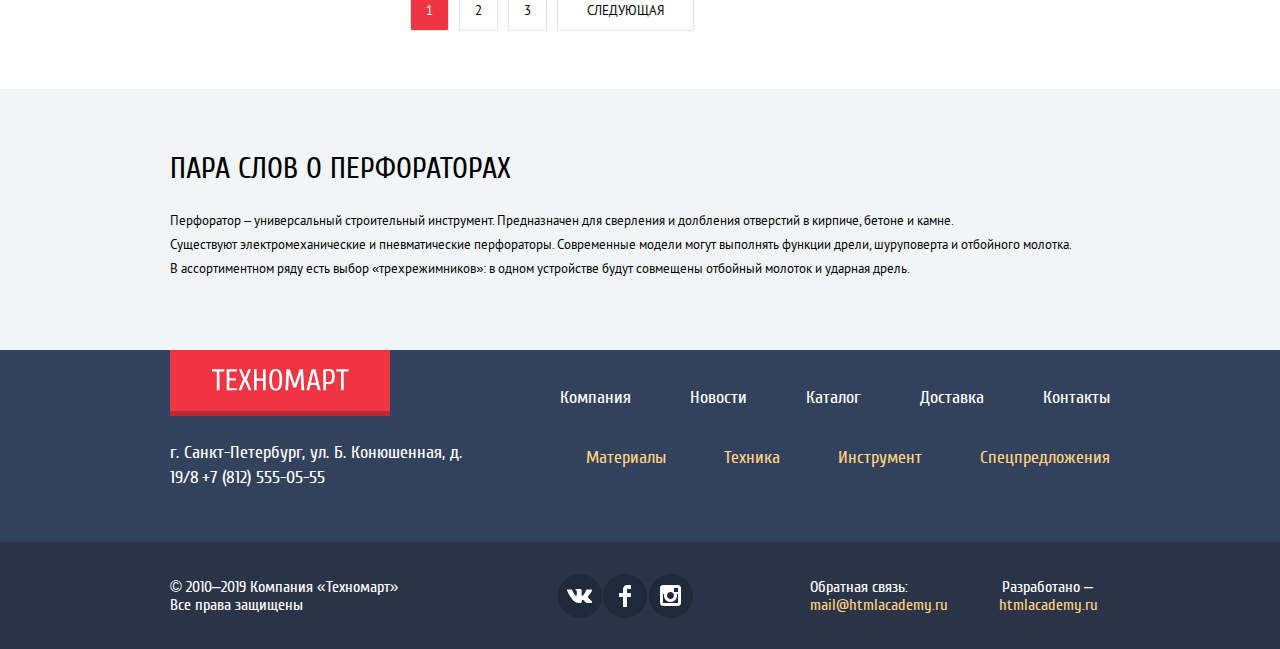
<file: catalog.html>
<!DOCTYPE html>
<html class="page" lang="ru">

<head>
  <meta charset="utf-8">
  <title>HTML Academy: Техномарт</title>
  <link href="css/normalize.css" rel="stylesheet">
  <link href="css/style.min.css" rel="stylesheet">
  <link rel="icon" href="favicon.ico">
  <link rel="icon" href="img/favicon/favicon.svg">
  <link rel="apple-touch-icon" href="img/favicon/favicon-180.png">
  <link rel="manifest" href="manifest.webmanifest">
</head>

<body class="page__body">

<header class="main-header">
  <!-- Секция поиска, корзины и оформления заказа-->
  <div class="main-header__panel">
    <div class="main-header__panel-container container">
      <div class="main-header__logo">
        <a class="logo" href="index.html" aria-label="Перейти на главную">
          <img src="img/logo-technomart.svg" width="108" height="18" alt="Логотоп интернет-магазина Техномарт">
        </a>
      </div>
      <form class="main-header__search" action="#" method="POST">
        <label for="search-input"></label>
        <input id="search-input" class="main-header__search-input" type="search" placeholder="Поиск:">
        <svg class="main-header__search-icon" width="17" height="17" viewBox="0 0 17 17"
             xmlns="http://www.w3.org/2000/svg">
          <path
            d="M13.458 12.044L17 15.586L15.586 17L12.044 13.458C10.782 14.421 9.21 15 7.5 15C3.35786 15 0 11.6421 0 7.5C0 3.35786 3.35786 0 7.5 0C11.6421 0 15 3.35786 15 7.5C15.0001 9.14309 14.4581 10.7403 13.458 12.044ZM7.5 2C4.467 2 2 4.467 2 7.5C2.00331 10.5362 4.4638 12.9967 7.5 13C10.532 13 13 10.532 13 7.5C13 4.467 10.532 2 7.5 2Z"/>
        </svg>
      </form>

      <div class="main-header__bookmarks">
        <a class="main-header__bookmarks-link" href="#">
          <svg class="main-header__bookmarks-icon" width="14" height="16" viewBox="0 0 14 16"
               xmlns="http://www.w3.org/2000/svg">
            <path
              d="M14 15C14 15.55 13.632 15.741 13.182 15.426L7.819 11.661C7.369 11.346 6.632 11.346 6.182 11.661L0.818 15.426C0.368 15.741 0 15.55 0 15V1C0 0.45 0.45 0 1 0H13C13.55 0 14 0.45 14 1V15Z"/>
          </svg>
          Закладки:
          <span class="main-header__bookmarks-count">0</span>
        </a>
      </div>

      <div class="main-header__cart main-header__cart-link_filled">
        <a class="main-header__cart-link main-header__cart-link_full" href="#">
          <svg class="main-header__cart-icon" width="15" height="15" viewBox="0 0 15 15"
               xmlns="http://www.w3.org/2000/svg">
            <path
              d="M4.5 15C5.32843 15 6 14.3284 6 13.5C6 12.6716 5.32843 12 4.5 12C3.67157 12 3 12.6716 3 13.5C3 14.3284 3.67157 15 4.5 15Z"
            />
            <path
              d="M12.5 15C13.3284 15 14 14.3284 14 13.5C14 12.6716 13.3284 12 12.5 12C11.6716 12 11 12.6716 11 13.5C11 14.3284 11.6716 15 12.5 15Z"
            />
            <path d="M15 2H4.07L3.648 0H0V2H2.031L4.016 11H15V9H9.441L15 6.951V2Z"/>
          </svg>
          Корзина:
          <span class="cart-count">10</span>
        </a>
      </div>

      <div class="main-header__place-order">
        <button class="main-header__place-order-button" type="button">Оформить заказ</button>
      </div>
    </div>
  </div>
  <!-- Секция контакты, вход и регистрация -->
  <div class="main-header__content main-header-content container">
    <div class="main-header-content__lead">
      <p class="main-header__main-content-text">Интернет-магазин строительных материалов<br> и инструментов для
        ремонта
      </p>
    </div>
    <div class="main-header-content__contact-details">
      <div class="main-header-content__contacts-wrapper">
        <a class="main-header-content__contact-details-tel" href="tel:78125550555">+7 (812) 555-05-55</a>
      </div>
      <a class="main-header-content__contact-details-address" href="https://goo.gl/maps/Gi7gfd6LGpy9Zj9q6">г.
        Санкт-Петербург, ул. Б. Конюшенная, д.
        19/8</a>
    </div>
    <div class="main-header-content__user-login registered-user">
      <div class="registered-user__wrapper">
        <svg class="registered-user__profile-img" width="20" height="18" viewBox="0 0 20 18"
             xmlns="http://www.w3.org/2000/svg">
          <path
            d="M17.881 14.166C15.737 13.431 13.625 12.5 12.674 11.776C12.017 11.275 11.904 10.158 12.157 9.361C13.275 8.458 14.021 6.884 14.021 5.083C14.021 2.276 12.221 0 10 0C7.77902 0 5.97901 2.276 5.97901 5.083C5.97901 6.884 6.72501 8.457 7.84201 9.36C8.09501 10.158 7.98302 11.275 7.32502 11.776C6.37502 12.5 4.26201 13.43 2.11801 14.166C-0.0259852 14.902 1.48343e-05 18 1.48343e-05 18H20C20 18 20.025 14.901 17.881 14.166Z"/>
        </svg>
        <button class="registered-user__button" type="button" value="user-name">Равшан
          Джамшутович
        </button>
        <svg class="main-header-content__user-logout-img" width="20" height="17" viewBox="0 0 20 17"
             xmlns="http://www.w3.org/2000/svg">
          <path d="M20 8.5L11.125 0V6H5.125V11H11.125V17L20 8.5Z"/>
          <path
            d="M2.10604 13.952V3.048C2.12404 2.672 2.27704 1.991 3.11604 1.991H8.14304V0H3.11604C0.938036 0 0.112036 1.81 0.0870361 3.027V13.973C0.112036 15.189 0.938036 17 3.11604 17H8.14304V15.01H3.11604C2.27704 15.01 2.12404 14.327 2.10604 13.952Z"/>
        </svg>
      </div>
      <div class="registered-user__link-wrapper">
        <a class="registered-user__offers-link" href="#">Мои заказы</a>
        <a class="registered-user__personal-account" href="#">Личный кабинет</a>
      </div>
    </div>
  </div>

  <!--Секция с навигацией-->
  <nav class="main-header__navigitaion main-navigation">
    <div class="main-navigation__wrapper">
      <div class="container">
        <ul class="main-navigation__list">
          <li class="main-navigation__item">
            <a class="main-navigation__item-content" href="index.html">Главная</a>
          </li>
          <li class="main-navigation__item">
            <a class="main-navigation__item-content" href="#">Компания</a>
          </li>
          <li class="main-navigation__item">
            <a class="main-navigation__item-content main-navigation__item-content--active" href="">Каталог</a>
          </li>
          <li class="main-navigation__item">
            <a class="main-navigation__item-content" href="#">Новости</a>
          </li>
          <li class="main-navigation__item">
            <a class="main-navigation__item-content" href="#">Спецпредложения</a>
          </li>
          <li class="main-navigation__item">
            <a class="main-navigation__item-content" href="#">Доставка</a>
          </li>
          <li class="main-navigation__item">
            <a class="main-navigation__item-content" href="#">Контакты</a>
          </li>
        </ul>
      </div>
    </div>
  </nav>
</header>

<main class="page-catalog">
  <div class="page-catalog__container container">
    <h1 class="visually-hidden">Каталог перфораторов</h1>

    <div class="breadcrumbs page-catalog__breadcrumbs">
      <ul class="breadcrumbs__list">
        <li class="breadcrumbs__item-home">
          <a class="breadcrumbs__item-content" href="index.html">
          </a>
        </li>
        <li class="breadcrumbs__item">
          <a href="#" class="breadcrumbs__link">Каталог</a>
        </li>
        <li class="breadcrumbs__item">
          <a href="#" class="breadcrumbs__link">Инструмент</a>
        </li>
        <li class="breadcrumbs__item">
          <a class="breadcrumbs__link breadcrumbs__link--active" href="">Перфораторы</a>
        </li>
      </ul>
    </div>

    <div class="page-catalog__heading">
      <h1 class="heading-title">Перфораторы</h1>
    </div>

    <div class="filter-section__heading">
      <span class="filter-section__heading-name">Фильтр:</span>
    </div>

    <div class="page-catalog__sort">
      <span class="page-catalog__sort-text">Сортировка:</span>
      <ul class="page-catalog__sort-type-list">
        <li class="page-catalog__sort-item">
          <a class="page-catalog__sort-link page-catalog__sort-link--active" href="#"
             aria-label="Сортировать по цене">По цене</a>
        </li>
        <li class="page-catalog__sort-item">
          <a class="page-catalog__sort-link" href="#" aria-label="Сортировать по типу">По типу</a>
        </li>
        <li class="page-catalog__sort-item">
          <a class="page-catalog__sort-link" href="#" aria-label="Сортировать по функционалу">По функционалу</a>
        </li>
      </ul>
      <!-- Стрелки сортировки -->
      <div class="catalog__sort-arrows sort-arrows">
        <ul class="sort-arrows__list">
          <li class="sort-arrows__item">
            <a href="#" aria-label="Cортировка по возрастанию">
              <svg class="sort-arrows__icon sort-arrows__icon--active " width="11" height="10" viewBox="0 0 11 10"
                   xmlns="http://www.w3.org/2000/svg">
                <path d="M5.5 0L11 10L0 10"/>
              </svg>
            </a>
          </li>
          <li class="sort-arrows__item">
            <a href="#" aria-label="Cортировка по убыванию">
              <svg class="sort-arrows__icon" width="11" height="10" viewBox="0 0 11 10"
                   xmlns="http://www.w3.org/2000/svg">
                <path d="M5.5 10L0 0H11"/>
              </svg>
            </a>
          </li>
        </ul>
      </div>
    </div>

    <section class="filter-section page-catalog__filter-section">
      <h2 class="filter-section__title visually-hidden">Фильтр товаров</h2>
      <form class="filter-section__form" method="post" action="https://echo.htmlacademy.ru">

        <fieldset class="filter-section__price">
          <legend class="filter-section__price-legend">Цена:</legend>
          <div class="filter-section__range-filter">
            <div class="filter-section__range-controls">
              <div class="filter-section__scale">
                <div class="filter-section__bar"></div>
              </div>
              <div class="filter-section__toggle filter-section__toggle-min" tabindex="0"></div>
              <div class="filter-section__toggle filter-section__toggle-max" tabindex="0"></div>
            </div>
            <div class="filter-section__price-controls">
              <input id="min-price" class="filter-section__min-price-value" type="text" name="min-price" value="0">
              <label for="min-price" class="filter-section__min-price"></label>
              <span class="filter-section__interval-decor">&ndash;</span>
              <input id="max-price" class="filter-section__max-price-value" type="text" name="max-price" value="30000">
              <label for="max-price" class="filter-section__max-price"></label>
            </div>
          </div>
        </fieldset>

        <fieldset class="filter-section__companies">
          <legend class="filter-section__companies-legend">Производители:</legend>
          <ul class="filter-section__companies-list">
            <li class="filter-section__company-item">
              <input class="visually-hidden filter-section__checkbox" type="checkbox" name="bosch" id="filter-bosch"
                     checked>
              <label class="filter-section__checkbox-label" for="filter-bosch">Bosch</label>
            </li>
            <li class="filter-section__company-item">
              <input class="visually-hidden filter-section__checkbox" type="checkbox" name="interskol"
                     id="filter-interskol">
              <label class="filter-section__checkbox-label" for="filter-interskol">Интерскол</label>
            </li>
            <li class="filter-section__company-item">
              <input class="visually-hidden filter-section__checkbox" type="checkbox" name="makita" id="filter-makita"
                     checked>
              <label class="filter-section__checkbox-label" for="filter-makita">Makita</label>
            </li>
            <li class="filter-section__company-item">
              <input class="visually-hidden filter-section__checkbox" type="checkbox" name="dewalt" id="filter-dewalt">
              <label class="filter-section__checkbox-label" for="filter-dewalt">Dewalt</label>
            </li>
            <li class="filter-section__company-item">
              <input class="visually-hidden filter-section__checkbox" type="checkbox" name="hitachi"
                     id="filter-hitachi">
              <label class="filter-section__checkbox-label" for="filter-hitachi">Hitachi</label>
            </li>
          </ul>
        </fieldset>

        <fieldset class="filter-section__battery">
          <legend class="filter-section__battery-legend">Питание:</legend>
          <ul class="filter-section__battery-list">
            <li class="filter-section__battery-item">
              <input class="visually-hidden filter-section__radio-input" type="radio" name="group" value="battery-feed"
                     id="battery" checked>
              <label for="battery">Аккумуляторные</label>
            </li>
            <li class="filter-section__battery-item">
              <input class="visually-hidden filter-section__radio-input" type="radio" name="group" value="network-feed"
                     id="network">
              <label for="network">Сетевые</label>
            </li>
          </ul>
        </fieldset>
        <button class="filter__form-button" type="submit">Показать</button>
      </form>
    </section>


    <section class="page-catalog__goods">
      <ul class="catalog__goods-list">
        <li class="catalog__good-item">
          <div class="good-card catalog__good-card">
            <div class="good-card__main-info">
              <p class="good-card__image">
                <img src="img/model-2.png" alt="Перфоратор BOSCH BFG 6000" width="164" height="164">
              </p>
              <h4 class="good-card__title">Перфоратор BOSCH BFG 6000</h4>
              <div class="good-card__old-price">
                <s class="good-card__old-price-value">30500 P.</s>
              </div>
              <div class="good-card__price">
                <a href="#" class="good-card__price-value">25500 P.</a>
              </div>
            </div>
            <div class="good-card__purchase-button">
              <button type="button" class="good__add-to-cart">Купить</button>
              <button type="button" class="good__add-to-save">В закладки</button>
            </div>
          </div>
        </li>
        <li class="catalog__good-item">
          <div class="good-card catalog__good-card">
            <div class="good-card__main-info">
              <p class="good-card__image">
                <img src="img/model-2.png" alt="Перфоратор BOSCH BFG 6000" width="164" height="164">
              </p>
              <h4 class="good-card__title">Перфоратор BOSCH BFG 6000</h4>
              <div class="good-card__old-price">
                <s class="good-card__old-price-value">30500 P.</s>
              </div>
              <div class="good-card__price">
                <a href="#" class="good-card__price-value">25500 P.</a>
              </div>
            </div>
            <div class="good-card__purchase-button">
              <button type="button" class="good__add-to-cart">Купить</button>
              <button type="button" class="good__add-to-save">В закладки</button>
            </div>
          </div>
        </li>
        <li class="catalog__good-item">
          <div class="good-card catalog__good-card">
            <div class="good-card__main-info">
              <p class="good-card__image">
                <img src="img/model-2.png" alt="Перфоратор BOSCH BFG 6000" width="164" height="164">
              </p>
              <h4 class="good-card__title">Перфоратор BOSCH BFG 6000</h4>
              <div class="good-card__old-price">
                <s class="good-card__old-price-value">30500 P.</s>
              </div>
              <div class="good-card__price">
                <a href="#" class="good-card__price-value">25500 P.</a>
              </div>
            </div>
            <div class="good-card__purchase-button">
              <button type="button" class="good__add-to-cart">Купить</button>
              <button type="button" class="good__add-to-save">В закладки</button>
            </div>
            <span class="new-category new-category__good">New</span>
          </div>
        </li>
        <li class="catalog__good-item">
          <div class="good-card catalog__good-card">
            <div class="good-card__main-info">
              <p class="good-card__image">
                <img src="img/model-3.png" alt="Перфоратор BOSCH BFG 3000" width="164" height="164">
              </p>
              <h4 class="good-card__title">Перфоратор BOSCH BFG 3000</h4>
              <div class="good-card__old-price">
                <s class="good-card__old-price-value">22500 P.</s>
              </div>
              <div class="good-card__price">
                <a href="#" class="good-card__price-value">15500 P.</a>
              </div>
            </div>
            <div class="good-card__purchase-button">
              <button type="button" class="good__add-to-cart">Купить</button>
              <button type="button" class="good__add-to-save">В закладки</button>
            </div>
            <span class="new-category new-category__good">New</span>
          </div>
        </li>
        <li class="catalog__good-item">
          <div class="good-card catalog__good-card">
            <div class="good-card__main-info">
              <p class="good-card__image">
                <img src="img/model-2.png" alt="Перфоратор BOSCH BFG 6000" width="164" height="164">
              </p>
              <h4 class="good-card__title">Перфоратор BOSCH BFG 6000</h4>
              <div class="good-card__old-price">
                <s class="good-card__old-price-value">30500 P.</s>
              </div>
              <div class="good-card__price">
                <a href="#" class="good-card__price-value">25500 P.</a>
              </div>
            </div>
            <div class="good-card__purchase-button">
              <button type="button" class="good__add-to-cart">Купить</button>
              <button type="button" class="good__add-to-save">В закладки</button>
            </div>
          </div>
        </li>
        <li class="catalog__good-item">
          <div class="good-card catalog__good-card">
            <div class="good-card__main-info">
              <p class="good-card__image">
                <img src="img/model-3.png" alt="Перфоратор BOSCH BFG 2000" width="164" height="164">
              </p>
              <h4 class="good-card__title">Перфоратор BOSCH BFG 2000</h4>
              <div class="good-card__old-price">

              </div>
              <div class="good-card__price">
                <a href="#" class="good-card__price-value">12500 P.</a>
              </div>
            </div>
            <div class="good-card__purchase-button">
              <button type="button" class="good__add-to-cart">Купить</button>
              <button type="button" class="good__add-to-save">В закладки</button>
            </div>
            <span class="new-category new-category__good">New</span>
          </div>
        </li>
        <li class="catalog__good-item">
          <div class="good-card catalog__good-card">
            <div class="good-card__main-info">
              <p class="good-card__image">
                <img src="img/model-3.png" alt="Перфоратор BOSCH BFG 3000" width="164" height="164">
              </p>
              <h4 class="good-card__title">Перфоратор BOSCH BFG 3000</h4>
              <div class="good-card__old-price">
                <s class="good-card__old-price-value">22500 P.</s>
              </div>
              <div class="good-card__price">
                <a href="#" class="good-card__price-value">15500 P.</a>
              </div>
            </div>
            <div class="good-card__purchase-button">
              <button type="button" class="good__add-to-cart">Купить</button>
              <button type="button" class="good__add-to-save">В закладки</button>
            </div>
            <span class="new-category new-category__good">New</span>
          </div>
        </li>
        <li class="catalog__good-item">
          <div class="good-card catalog__good-card">
            <div class="good-card__main-info">
              <p class="good-card__image">
                <img src="img/model-2.png" alt="Перфоратор BOSCH BFG 6000" width="164" height="164">
              </p>
              <h4 class="good-card__title">Перфоратор BOSCH BFG 6000</h4>
              <div class="good-card__old-price">
                <s class="good-card__old-price-value">30500 P.</s>
              </div>
              <div class="good-card__price">
                <a href="#" class="good-card__price-value">25500 P.</a>
              </div>
            </div>
            <div class="good-card__purchase-button">
              <button type="button" class="good__add-to-cart">Купить</button>
              <button type="button" class="good__add-to-save">В закладки</button>
            </div>
          </div>
        </li>
        <li class="catalog__good-item">
          <div class="good-card catalog__good-card">
            <div class="good-card__main-info">
              <p class="good-card__image">
                <img src="img/model-3.png" alt="Перфоратор BOSCH BFG 2000" width="164" height="164">
              </p>
              <h4 class="good-card__title">Перфоратор BOSCH BFG 2000</h4>
              <div class="good-card__old-price"></div>
              <div class="good-card__price">
                <a href="#" class="good-card__price-value">12500 P.</a>
              </div>
            </div>
            <div class="good-card__purchase-button">
              <button type="button" class="good__add-to-cart">Купить</button>
              <button type="button" class="good__add-to-save">В закладки</button>
            </div>
            <span class="new-category new-category__good">New</span>
          </div>
        </li>
      </ul>
      <div class="catalog__pagination">
        <ul class="catalog__pagination-list">
          <li class="catalog__pagination-item">
            <a class="catalog__pagination-link catalog__pagination-link--current" href="#"
               aria-label="Перейти на первую страницу">1</a>
          </li>
          <li class="catalog__pagination-item">
            <a class="catalog__pagination-link" href="#" aria-label="Перейти на вторую страницу">2</a>
          </li>
          <li class="catalog__pagination-item">
            <a class="catalog__pagination-link" href="#" aria-label="Перейти на третью страницу">3</a>
          </li>
          <li class="catalog__pagination-item">
            <a class="catalog__pagination-link-next" href="#" aria-label="Перейти на следующую">Следующая</a>
          </li>
        </ul>
      </div>
    </section>

    <section class="modal modal-good-in-cart">
      <h2 class="visually-hidden">Товар добавлен в корзину</h2>
      <div class="modal-good-in-cart-content">
        <span class="modal-good-in-cart__lead">Товар добален в корзину!</span>
      </div>
      <div class="modal-good-in-cart__button-wrapper">
        <button class="make-an-order-button" type="button">Оформить заказ</button>
        <button class="continue-purchases" type="button">Продолжить покупки</button>
      </div>
      <button class="modal-good-in-cart__button-close contacts__modal-close" type="button"
              aria-label="Закрыть"></button>
    </section>
  </div>

  <div class="page-catalog__container_full-screen">
    <section class="good-description page-catalog__category-description container">
      <h2 class="good-description__title">Пара слов о перфораторах</h2>
      <p class="good-description__text">Перфоратор &ndash; универсальный строительный инструмент. Предназначен для
        сверления и долбления отверстий в кирпиче, бетоне и камне.</p>
      <p class="good-description__text">Существуют электромеханические и
        пневматические перфораторы. Современные модели могут выполнять функции дрели, шуруповерта и отбойного
        молотка.</p>
      <p class="good-description__text">В ассортиментном ряду есть выбор «трехрежимников»: в одном устройстве будут
        совмещены отбойный молоток и ударная дрель.</p>
    </section>
  </div>

</main>

<footer class="footer">
  <div class="container">
    <div class="footer__navigation">
      <div class="footer__logo">
        <a class="logo logo-footer" aria-label="Перейти на главную страницу" href="index.html">
          <img src="img/logo-technomart.svg" width="138" height="23" alt="Логотоп интернет-магазина Техномарт">
        </a>
      </div>
      <div class="footer__nav-wrapper">
        <ul class="footer__nav-list">
          <li class="footer-nav__item">
            <a class="footer-nav__link" href="#">Компания</a>
          </li>
          <li class="footer-nav__item">
            <a class="footer-nav__link" href="#">Новости</a>
          </li>
          <li class="main-nav__item main-nav__item--active">
            <a class="footer-nav__link" href="">Каталог</a>
          </li>
          <li class="footer-nav__item">
            <a class="footer-nav__link" href="#">Доставка</a>
          </li>
          <li class="footer-nav__item">
            <a class="footer-nav__link" href="#">Контакты</a>
          </li>
        </ul>
      </div>
    </div>

    <div class="footer__info">
      <div class="footer__info-contacts">
        <a class="footer__info-address" href="https://goo.gl/maps/Gi7gfd6LGpy9Zj9q6">г.
          Санкт-Петербург, ул. Б. Конюшенная, д.
          19/8</a>
        <a class="footer__info-tel" href="tel:78125550555">+7 (812) 555-05-55</a>
      </div>
      <div class="footer__info-wrapper">
        <ul class="footer__info-list">
          <li class="footer__info-item">
            <a class="footer__info-link" href="#">Материалы</a>
          </li>
          <li class="footer__info-item">
            <a class="footer__info-link" href="#">Техника</a>
          </li>
          <li class="footer__info-item">
            <a class="footer__info-link" href="#">Инструмент</a>
          </li>
          <li class="footer__info-item">
            <a class="footer__info-link" href="#">Спецпредложения</a>
          </li>
        </ul>
      </div>
    </div>
  </div>

  <div class="footer__references">
    <div class="footer__references-container container">
      <div class="footer__references-section-copyright">
        <p class="footer__references-copyright">© 2010–2019 Компания «Техномарт»<br>Все права защищены</p>
      </div>
      <div class="footer__socials social">
        <ul class="social__list">
          <li class="social__item">
            <a href="#" class="social__link social__link--vkontakte" aria-label="Мы вконтакте">
              <svg class="social__img vk-icon" width="26" height="15" viewBox="0 0 26 15" fill="none"
                   xmlns="http://www.w3.org/2000/svg">
                <path
                  d="M15.5403 11.7281C16.4609 11.4384 17.6396 13.6406 18.8943 14.4834C19.8361 15.1219 20.5573 14.9841 20.5573 14.9841L23.9017 14.9372C23.9017 14.9372 25.6495 14.8322 24.8233 13.4803C24.7549 13.3678 24.3389 12.4781 22.334 10.6472C20.2376 8.73186 20.5217 9.04218 23.0456 5.73093C24.5835 3.71249 25.1988 2.47968 25.0062 1.95468C24.8213 1.44936 23.6918 1.58061 23.6918 1.58061L19.9237 1.60593C19.5568 1.60686 19.2458 1.71749 19.1042 2.08874C19.1013 2.09249 18.5062 3.65061 17.7127 4.9753C16.0362 7.77749 15.367 7.92655 15.0896 7.75124C14.4531 7.3453 14.6139 6.1228 14.6139 5.25374C14.6139 2.5378 15.0299 1.4053 13.7993 1.1128C13.3881 1.0153 13.0876 0.951552 12.039 0.942177C10.6985 0.922489 9.5603 0.942177 8.91511 1.25061C8.4866 1.45968 8.15822 1.91811 8.35756 1.94436C8.60793 1.97718 9.16934 2.09436 9.46978 2.49374C9.85593 3.01124 9.84437 4.17093 9.84437 4.17093C9.84437 4.17093 10.0649 7.36874 9.32437 7.7653C8.81593 8.03718 8.12067 7.48218 6.62519 4.9378C5.86156 3.63655 5.28474 2.19843 5.28474 2.19843C5.28474 2.19843 5.17304 1.93124 4.97082 1.78499C4.73008 1.61155 4.39304 1.55624 4.39304 1.55624L0.816594 1.57874C0.816594 1.57874 0.279261 1.59374 0.0818532 1.82436C-0.0934061 2.02874 0.0674088 2.45061 0.0674088 2.45061C0.0674088 2.45061 2.86867 8.90155 6.04067 12.1509C8.94882 15.1341 12.2537 14.9362 12.2537 14.9362H13.7511C13.7511 14.9362 14.2027 14.8856 14.4339 14.6437C14.6496 14.4187 14.6399 13.9959 14.6399 13.9959C14.6399 13.9959 14.6101 12.0187 15.5403 11.7281Z"
                  fill="white"/>
              </svg>
            </a>
          </li>
          <li class="social__item">
            <a href="#" class="social__link social__link--faceebook" aria-label="Мы в Фейсбук">
              <svg class="social__img facebook-icon" width="12" height="22" viewBox="0 0 12 22" fill="none"
                   xmlns="http://www.w3.org/2000/svg">
                <path d="M12 4V0H8C5.79086 0 4 1.79086 4 4V8H0V12H4V22H8V12H12V8H8V4H12Z" fill="white"/>
              </svg>
            </a>
          </li>
          <li class="social__item">
            <a href="#" class="social__link social__link--instagram" aria-label="Мы в Инстаграм">
              <svg class="social__img instagram-icon" width="21" height="21" viewBox="0 0 21 21" fill="none"
                   xmlns="http://www.w3.org/2000/svg">
                <path fill-rule="evenodd" clip-rule="evenodd"
                      d="M3 0H18C19.65 0 21 1.35 21 3V18C21 19.65 19.65 21 18 21H3C1.35 21 0 19.65 0 18V3C0 1.35 1.35 0 3 0ZM14 10.5C14 8.57 12.43 7 10.5 7C8.57 7 7 8.57 7 10.5C7 12.43 8.57 14 10.5 14C12.43 14 14 12.43 14 10.5ZM3 18V9H4.181C4.0626 9.49127 4.00186 9.99467 4 10.5C4 14.0899 6.91015 17 10.5 17C14.0899 17 17 14.0899 17 10.5C16.9986 9.99464 16.9379 9.49118 16.819 9H18V18H3ZM14 7H18V3H14V7Z"
                      fill="white"/>
              </svg>
            </a>
          </li>
        </ul>
      </div>
      <div class="footer__feedback">
        <span class="footer__feedback-text">Обратная связь:</span>
        <a class="footer__feedback-link" href="mailto:mail@htmlacademy.ru">mail@htmlacademy.ru</a>
      </div>
      <div class="footer__authors">
        <span class="footer__authors-text">Разработано &#8211;</span>
        <a class="footer__authors-link" href="https://htmlacademy.ru/intensive/htmlcss">htmlacademy.ru</a>
      </div>
    </div>
  </div>
</footer>
<script src="js/script-catalog.min.js"></script>
</body>

</html>
</file>
<file: css/style.min.css>
@font-face{font-family:"Cuprum";font-weight:400;font-style:normal;src:url(../fonts/cuprum.woff2) format("woff2");src:url(../fonts/cuprum.woff) format("woff")}@font-face{font-family:"Cuprum";font-weight:700;font-style:normal;src:url(../fonts/cuprumbold.woff2) format("woff2");src:url(../fonts/cuprumbold.woff) format("woff")}@font-face{font-family:"Cuprum";font-weight:400;font-style:italic;src:url(../fonts/cuprumitalic.woff2) format("woff2");src:url(../fonts/cuprumitalic.woff) format("woff")}@font-face{font-family:"Cuprum";font-weight:700;font-style:italic;src:url(../fonts/cuprumbolditalic.woff2) format("woff2");src:url(../fonts/cuprumbolditalic.woff) format("woff")}@font-face{font-family:"PT Sans";font-weight:400;font-style:normal;src:url(../fonts/ptsans.woff2) format("woff2");src:url(../fonts/ptsans.woff) format("woff")}@font-face{font-family:"PT Sans";font-weight:700;font-style:normal;src:url(../fonts/ptsansbold.woff2) format("woff2");src:url(../fonts/ptsansbold.woff) format("woff")}:root{--basic-blue:#3D546F;--footer-blue:#293449;--text-darkblue:#32425C;--active-nav-item:#161D29;--text-grey:#A9A9A9;--basic-greylight:#C5C5C5;--background-offers-card:#AD9B87;--light-grey:#EAEAEA;--border-grey:#EEEEEE;--basic-background:#F1F5F7;--header-background:#F3F7F9;--checkbox-fill-color:#C5C5C5;--checkbox-fill-hover:#B5B5B5;--checkbox-fill-disable:#E9E9E9;--alto-color:#CFCFCF;--basic-red:#ee3643;--logo-border-color:#B52933;--logo-border-active:#8D1E26;--button-hover:#CA2C37;--active-click-red:#BA2732;--button-click-red:#BA2732;--red-shadow:#B52933;--basic-green:#63A63E;--basic-white:#FFFFFF;--basic-black:#000000;--theme-orange:#FFBF47;--theme-piction-blue:#3BBCE3;--theme-light-orchid:#DC91D8;--theme-feijoa:#8ED78F;--iron-color:#D7DCDE;--heading-color:#F9F5F0;--button-hover-green:#5FBB2D;--button-click-green:#518534;--button-outline-green:#367315;--button-modal-background:#F4F4F4;--border-button:#E5E5E5;--button-warning:#FFBF47;--social-background:#212A3A;--background-catalog:#F7F3EC;--yellow-for-link:#FFD180;--img-hover:#3D546F}.visually-hidden{position:absolute;padding:0;border:0;height:1px;width:1px;overflow:hidden;white-space:nowrap;-webkit-clip-path:inset(100%);clip-path:inset(100%);clip:rect(1px,1px,1px,1px)}.page__body{min-width:960px;margin:0;padding:0;font-family:"Cuprum","Arial",serif;font-size:13px;line-height:24px;font-weight:400;color:var(--basic-black);background-color:var(--basic-white);min-height:100%;display:-ms-grid;display:grid;-ms-grid-rows:-webkit-min-content 1fr -webkit-min-content;-ms-grid-rows:min-content 1fr min-content;grid-template-rows:-webkit-min-content 1fr -webkit-min-content;grid-template-rows:min-content 1fr min-content;-ms-flex-line-pack:center;align-content:center}img{max-width:100%;height:auto}.container{width:940px;margin:0 auto;padding:0 10px;overflow:auto}.page{height:100%}.page-catalog__container{display:-ms-grid;display:grid;-ms-grid-columns:220px 1fr;grid-template-columns:220px 1fr;-ms-flex-line-pack:start;align-content:start;margin-top:16px;margin-bottom:58px}.page-catalog__container_full-screen{width:100%;background-color:var(--basic-background)}.page-catalog__breadcrumbs{grid-column:1/-1;margin-bottom:15px}.page-catalog__heading{grid-column:1/-1}.page-catalog__sort{margin-left:20px}.main-header{font-size:18px;line-height:24px;background-color:var(--header-background);display:-ms-grid;display:grid}.main-header__panel{background-color:var(--footer-blue)}.main-header__panel-container{display:-ms-grid;display:grid;-ms-grid-columns:220px 271px 164px 136px 150px;grid-template-columns:220px 271px 164px 136px 150px;overflow:visible}.logo{display:-webkit-box;display:-ms-flexbox;display:flex;-webkit-box-pack:center;-ms-flex-pack:center;justify-content:center;padding:12px 0;background-color:var(--basic-red);-ms-flex-item-align:center;align-self:center;-webkit-box-shadow:0 5px 0 0 var(--logo-border-color);box-shadow:0 5px 0 0 var(--logo-border-color)}.logo:active{background-color:var(--active-click-red);-webkit-box-shadow:0 5px 0 0 var(--logo-border-active);box-shadow:0 5px 0 0 var(--logo-border-active)}.main-header__search{position:relative;-ms-flex-item-align:center;-ms-grid-row-align:center;align-self:center}.main-header__search-icon{position:absolute;left:15px;top:50%;-webkit-transform:translateY(-50%);-ms-transform:translateY(-50%);transform:translateY(-50%);fill:var(--basic-white);opacity:.3}.main-header__search-input:focus+.main-header__search-icon{fill:red}.main-header__bookmarks-link:hover .main-header__bookmarks-icon,.main-header__cart-link:hover .main-header__cart-icon,.main-header__search-input:hover+.main-header__search-icon{opacity:1}.main-header__search-input{line-height:24px;font-size:18px;width:100%;background-color:var(--footer-blue);padding:9px 0 9px 40px;border:0}.main-header__search-input:focus{background-color:#fff}.main-header__search-input::-webkit-input-placeholder{color:var(--basic-white);line-height:24px;font-weight:400}.main-header__search-input::-moz-placeholder{color:var(--basic-white);line-height:24px;font-weight:400}.main-header__search-input:-ms-input-placeholder{color:var(--basic-white);line-height:24px;font-weight:400}.main-header__search-input::-ms-input-placeholder{color:var(--basic-white);line-height:24px;font-weight:400}.main-header__search-input::placeholder{color:var(--basic-white);line-height:24px;font-weight:400}.main-header__bookmarks,.main-header__cart{-ms-grid-column-align:start;justify-self:start;-ms-flex-item-align:center;-ms-grid-row-align:center;align-self:center;width:100%}.main-header__bookmarks-link{padding:11px 20px}.main-header__cart-link{display:block;padding:9px 12px}.main-header__bookmarks-link:active,.main-header__bookmarks-link:focus,.main-header__cart-link:active,.main-header__cart-link:focus{background-color:var(--active-nav-item);opacity:.3}.main-header__cart:active{opacity:.5}.main-header__bookmarks-link,.main-header__cart-link,.main-header__place-order-button{font-size:18px;line-height:24px;text-decoration:none;background-color:inherit;border:0;color:var(--basic-white);-ms-grid-column-align:end;justify-self:end}.main-header__bookmarks-icon,.main-header__cart-icon{fill:var(--basic-white);opacity:.3;margin-right:5px}.main-header__cart-link_full{padding:9px 0 9px 13px}.main-header__cart-link_full,.main-header__cart-link_full:hover{background-color:var(--basic-red)}.main-header__cart-link_full:active{background-color:var(--basic-red);opacity:.5}.main-header__place-order{-ms-grid-column-align:end;justify-self:end}.main-header__place-order-button{background-color:var(--basic-green);min-width:150px;padding:9px 16px 9px 19px}.main-header__place-order-button:active{outline:0;border:0;opacity:.5}.main-header__content{display:-ms-grid;display:grid;-ms-grid-columns:(1fr)[3];grid-template-columns:repeat(3,1fr);padding-top:45px;padding-bottom:40px}.main-header-content__lead{-ms-flex-item-align:center;-ms-grid-row-align:center;align-self:center;-ms-grid-column-align:start;justify-self:start}.main-header-content__user-login{justify-self:end;-ms-flex-item-align:start;align-self:start;display:-webkit-box;display:-ms-flexbox;display:flex;-webkit-box-pack:justify;-ms-flex-pack:justify;justify-content:space-between}.registered-user{display:-webkit-box;display:-ms-flexbox;display:flex;-webkit-box-orient:vertical;-webkit-box-direction:normal;-ms-flex-direction:column;flex-direction:column;-ms-flex-item-align:center;align-self:center;justify-self:end}.main-header__main-content-text{font-size:16px;line-height:23px;font-style:italic;color:var(--basic-red);width:200px;margin:0;padding-left:30px;display:block}.main-header-content__contact-details{display:-webkit-box;display:-ms-flexbox;display:flex;-webkit-box-orient:vertical;-webkit-box-direction:normal;-ms-flex-direction:column;flex-direction:column;justify-self:flex-start}.main-header-content__contacts-wrapper{border:3px solid var(--basic-white);font-size:21px;line-height:30px;position:relative;left:7px}.main-header-content__contact-details-tel{display:-webkit-box;display:-ms-flexbox;display:flex;-webkit-box-pack:center;-ms-flex-pack:center;justify-content:center;text-decoration:none;color:var(--basic-red);width:264px;padding:5px 0;letter-spacing:.5px}.main-header-content__contact-details-tel::before{content:url(../img/icon-phone.svg);width:19px;height:19px;background-repeat:no-repeat;margin-top:3px;margin-right:14px}.main-header-content__contact-details-address{font-size:14px;line-height:24px;text-decoration:none;color:var(--text-darkblue);padding:2px 0 0 17px}.main-header-content__user-login-button,.main-header-content__user-register-button{font-size:21px;line-height:21px;border:0;text-align:center;background-color:var(--basic-white)}.main-header-content__user-login-button{margin-right:12px;padding:9px 26px 5px 19px}.main-header-content__user-register-button{padding:12px 24px}.main-header-content__user-login-button:hover,.main-header-content__user-register-button:hover{color:var(--basic-red)}.main-header-content__user-login-button:active,.main-header-content__user-register-button:active{color:var(--basic-greylight)}.registered-user__button{font-size:21px;line-height:21px;border:0;background-color:inherit;padding:12px 0}.main-header-content__user-logout-img{margin-left:19px;margin-right:18px}.registered-user__button:active,.registered-user__button:focus{color:var(--basic-greylight)}.registered-user__profile-img{margin:0 21px 0 15px;fill:var(--basic-greylight)}.main-header-content__user-login-img,.main-header-content__user-logout-img{fill:var(--basic-greylight)}.main-header-content__user-login-img:hover,.main-header-content__user-logout-img:hover,.registered-user__profile-img:hover{fill:var(--img-hover)}.main-header-content__user-login-img:active,.main-header-content__user-login-img:focus,.registered-user__profile-img:active,.registered-user__profile-img:focus{fill:var(--basic-greylight)}.main-navigation__wrapper{margin-bottom:62px}.main-navigation__list{padding:0;margin:0;list-style:none;min-height:60px;display:-webkit-box;display:-ms-flexbox;display:flex;-ms-flex-wrap:wrap;flex-wrap:wrap;-webkit-box-align:center;-ms-flex-align:center;align-items:center;-ms-flex-pack:distribute;justify-content:space-around;background-color:var(--text-darkblue)}.main-navigation__item:first-child{padding-left:25px}.main-navigation__item:last-child{padding-right:25px}.main-navigation__item-content{text-decoration:none;color:var(--basic-white);display:block;padding:18px 26px}.main-navigation__item-content:hover{background-color:var(--footer-blue)}.main-navigation__item-content:active{background-color:var(--footer-blue);color:var(--basic-white);opacity:.5}.main-page__catalog{margin-top:57px;margin-bottom:52px}.catalog-offers__item{position:relative}.catalog-offers__list{margin:0;padding:0;list-style:none;display:-ms-grid;display:grid;-ms-grid-columns:1fr 20px 1fr 20px 1fr;grid-template-columns:repeat(3,1fr);-ms-grid-rows:1fr 14px 1fr 14px 1fr;grid-template-rows:repeat(3,1fr);-webkit-column-gap:20px;-moz-column-gap:20px;column-gap:20px;row-gap:14px}.catalog-offers__list > *:nth-child(1){-ms-grid-row:1;-ms-grid-column:1}.catalog-offers__list > *:nth-child(2){-ms-grid-row:1;-ms-grid-column:3}.catalog-offers__list > *:nth-child(3){-ms-grid-row:1;-ms-grid-column:5}.catalog-offers__list > *:nth-child(4){-ms-grid-row:3;-ms-grid-column:1}.catalog-offers__list > *:nth-child(5){-ms-grid-row:3;-ms-grid-column:3}.catalog-offers__list > *:nth-child(6){-ms-grid-row:3;-ms-grid-column:5}.catalog-offers__list > *:nth-child(7){-ms-grid-row:5;-ms-grid-column:1}.catalog-offers__list > *:nth-child(8){-ms-grid-row:5;-ms-grid-column:3}.catalog-offers__list > *:nth-child(9){-ms-grid-row:5;-ms-grid-column:5}.catalog-offers__item--additional-offer{-ms-grid-column:3;grid-column-start:3}.catalog-offers__item--main{-ms-grid-column:1;-ms-grid-column-span:2;grid-column:1/3;-ms-grid-row:2;-ms-grid-row-span:2;grid-row:2/4}.offer-card{min-height:123px;overflow:hidden;position:relative}.new-category{text-transform:uppercase;color:var(--basic-white);font-size:14px;line-height:18px;background-color:var(--basic-red);width:100px;height:30px;position:absolute;display:-webkit-box;display:-ms-flexbox;display:flex;-webkit-box-pack:center;-ms-flex-pack:center;justify-content:center;-webkit-box-align:center;-ms-flex-align:center;align-items:center}.offer-card__new-border{-webkit-transform:translate(225px,-58px) rotate(45deg);-ms-transform:translate(225px,-58px) rotate(45deg);transform:translate(225px,-58px) rotate(45deg)}.offer-card__img{position:absolute;top:50%;left:78%;-webkit-transform:translate(-55%,-50%);-ms-transform:translate(-55%,-50%);transform:translate(-55%,-50%)}.offer-card__title{color:var(--basic-white);font-size:24px;line-height:30px;margin:20px 0 14px 22px}.offer-card__link{display:-webkit-box;display:-ms-flexbox;display:flex;-webkit-box-pack:center;-ms-flex-pack:center;justify-content:center;-webkit-box-sizing:border-box;box-sizing:border-box;position:absolute;text-decoration:none;color:var(--basic-white);font-size:14px;line-height:18px;text-transform:uppercase;background-color:rgba(255,255,255,.3);min-width:135px;left:22px;padding:10px}.offer-card__link:hover{background-color:rgba(197,197,197,.3)}.offer-card__link:active{background-color:rgba(169,169,169,.3)}.offer-card--theme_orange{background-color:var(--theme-orange)}.offer-card--theme_piction-blue{background-color:var(--theme-piction-blue)}.offer-card--theme_light-orchid{background-color:var(--theme-light-orchid)}.offer-card--theme_feijoa{background-color:var(--theme-feijoa)}.detailed-offers-card__list{margin:0;padding:0;list-style:none;position:relative}.detailed-catalog-offers__item,.good-card:hover .good-card__image{display:none}.detailed-catalog-offers__item--current{display:block}.detailed-offers-card__title{font-size:36px;line-height:36px;color:var(--basic-white);text-transform:uppercase;margin:0;padding:0;position:absolute;top:23px;left:24px}.detailed-offers-card__lead{font-size:18px;line-height:24px;color:var(--basic-white);position:absolute;top:66px;left:24px}.detailed-offers-card__link{font-size:14px;line-height:18px;color:var(--basic-white);text-decoration:none;text-transform:uppercase;position:absolute;text-align:center;min-width:144px;bottom:13%;left:24px;padding:10px 24px}.detailed-offers-card__link:hover{background-color:var(--button-hover)}.detailed-offers-card__link,.detailed-offers-card__link:active{background-color:var(--basic-red)}.detailed-offers-card__slider-controls{position:absolute;left:48%;bottom:16%}.slider-controls{display:-webkit-box;display:-ms-flexbox;display:flex;-webkit-box-pack:justify;-ms-flex-pack:justify;justify-content:space-between;width:30px}.slider-controls__button{width:10px;height:10px;padding:0;background-color:var(--basic-white);border:2px solid var(--basic-white);border-radius:50%;cursor:pointer}.slider-controls__button--current{background-color:var(--basic-red)}.detailed-offers-card__slider--button--next,.detailed-offers-card__slider-button--prev{position:absolute;bottom:50%;background-color:transparent;border:0}.detailed-offers-card__slider-button--prev{-webkit-transform:translateY(61%);-ms-transform:translateY(61%);transform:translateY(61%);left:18px}.detailed-offers-card__slider--button--next{right:14px;-webkit-transform:translateY(50%) rotate(180deg);-ms-transform:translateY(50%) rotate(180deg);transform:translateY(50%) rotate(180deg)}.detailed-offers-card__slider--button--next:before,.detailed-offers-card__slider-button--prev:before{content:url(../img/icon-left.svg);width:22px;height:40px}.sections__heading{background-color:var(--heading-color);margin-bottom:18px;display:-webkit-box;display:-ms-flexbox;display:flex;-webkit-box-pack:justify;-ms-flex-pack:justify;justify-content:space-between}.sections__heading-title{font-size:30px;line-height:30px;font-weight:400;color:var(--text-darkblue);text-transform:uppercase;-ms-flex-item-align:center;-ms-grid-row-align:center;align-self:center;margin:0;padding:29px 0 30px 28px}.sections__heading-link{font-size:14px;line-height:18px;color:var(--basic-white);text-decoration:none;text-transform:uppercase;background-color:var(--basic-red);text-align:center;-ms-flex-item-align:center;-ms-grid-row-align:center;align-self:center;min-width:144px;padding:10px 24px;margin-right:14px}.main-page__popular-goods{margin-bottom:70px}.popular-goods{display:-ms-grid;display:grid}.popular-goods__list{margin:0;padding:0;list-style:none;display:-ms-grid;display:grid;-ms-grid-columns:1fr 16px 1fr 16px 1fr 16px 1fr;grid-template-columns:repeat(4,1fr);gap:16px}.good-card{font-family:"PT Sans","Arial",sans-serif;border:1px solid var(--light-grey);position:relative;overflow:hidden;min-height:318px}.good-card:hover{-webkit-box-shadow:0 4px 20px rgba(0,0,0,.15);box-shadow:0 4px 20px rgba(0,0,0,.15)}.good-card:hover .good-card__main-info{padding-top:164px}.good-card__main-info{display:-webkit-box;display:-ms-flexbox;display:flex;-webkit-box-orient:vertical;-webkit-box-direction:normal;-ms-flex-direction:column;flex-direction:column;-webkit-box-pack:start;-ms-flex-pack:start;justify-content:flex-start;-webkit-box-align:center;-ms-flex-align:center;align-items:center;margin:6px 17px 21px 19px}.good-card__image{margin:0;width:184px;height:164px;-o-object-fit:contain;object-fit:contain;background-color:var(--basic-white)}.good-card__title{font-size:18px;line-height:20px;text-align:center;margin:8px 0}.good-card__old-price{margin-bottom:9px;min-height:24px}.good-card__old-price-value{font-size:17px;line-height:18px;color:var(--text-grey)}.good-card__price{display:-webkit-box;display:-ms-flexbox;display:flex;-webkit-box-pack:center;-ms-flex-pack:center;justify-content:center;-webkit-box-align:center;-ms-flex-align:center;align-items:center;position:relative;background-color:var(--basic-red);width:120px;min-height:38px;border-radius:3px;margin-right:9px}.good-card__price:before{content:"";position:absolute;border:20px solid transparent;border-bottom:20px solid var(--basic-red);-webkit-transform:rotate(90deg);-ms-transform:rotate(90deg);transform:rotate(90deg);right:-38px;border-radius:3px}.good-card__price-value{font-size:17px;line-height:18px;font-weight:700;text-decoration:none;color:var(--basic-white)}.good-card__purchase-button{display:none}.good-card:hover .good-card__purchase-button{display:-webkit-box;display:-ms-flexbox;display:flex;-webkit-box-orient:vertical;-webkit-box-direction:normal;-ms-flex-direction:column;flex-direction:column;-webkit-box-pack:center;-ms-flex-pack:center;justify-content:center;position:absolute;left:50%;top:37px;-webkit-transform:translateX(-50%);-ms-transform:translateX(-50%);transform:translateX(-50%)}.good__add-to-cart,.good__add-to-save{font-size:14px;line-height:18px;text-transform:uppercase;width:135px}.good__add-to-cart{color:var(--basic-white);background-color:var(--basic-green);border-radius:2px;background-origin:inset 0 3px 0 var(--button-outline-green);border:0;-webkit-box-shadow:inset 0 -3px 0 var(--button-outline-green);box-shadow:inset 0 -3px 0 var(--button-outline-green);display:-webkit-box;display:-ms-flexbox;display:flex;-webkit-box-pack:center;-ms-flex-pack:center;justify-content:center;margin-bottom:9px;padding-top:10px;padding-bottom:12px;position:relative}.good__add-to-cart::before{content:url(../img/icon-cart.svg);margin-right:7px}.good__add-to-cart:hover{background-color:var(--button-hover-green)}.good__add-to-cart:active{background-color:var(--button-click-green)}.good__add-to-save{color:var(--text-darkblue);background-color:var(--basic-white);border:3px solid var(--basic-green);text-align:center;-webkit-box-sizing:border-box;box-sizing:border-box;padding:6px 0 7px}.good__add-to-save:active,.good__add-to-save:hover{border:3px solid var(--text-darkblue)}.good__add-to-save:active{opacity:.5}.new-category__good{-webkit-transform:rotate(45deg);-ms-transform:rotate(45deg);transform:rotate(45deg);top:8px;right:-26px}.main-page__companies{margin-bottom:66px}.popular-companies{display:-ms-grid;display:grid}.popular-companies__list{display:-ms-grid;display:grid;-ms-grid-columns:1fr 20px 1fr 20px 1fr 20px 1fr;grid-template-columns:repeat(4,1fr);gap:20px;margin:0;padding:0;list-style:none}.company-card{border:1px solid var(--light-grey);height:145px;display:-webkit-box;display:-ms-flexbox;display:flex;-webkit-box-pack:center;-ms-flex-pack:center;justify-content:center;-webkit-box-align:center;-ms-flex-align:center;align-items:center}.company-card img{-o-object-fit:contain;object-fit:contain}.company-card:active,.company-card:hover{-webkit-box-shadow:0 4px 20px rgba(0,0,0,.15);box-shadow:0 4px 20px rgba(0,0,0,.15)}.company-card:active{border:0;opacity:.1}.main-page__services{width:100%;padding-top:67px;padding-bottom:31px}.services{background-color:var(--basic-background)}.services__description{margin:0}.services__title{font-size:30px;line-height:30px;font-weight:400;text-transform:uppercase;margin-bottom:24px;margin-top:0}.services__lead{font-family:"PT Sans","Arial",sans-serif;margin:0}.services-pager{display:-ms-grid;display:grid;-ms-grid-columns:240px 80px 2fr;grid-template-columns:240px 2fr;gap:80px;position:relative;margin-top:68px;margin-bottom:70px}.services-pager__items{display:-ms-grid;display:grid;-ms-grid-rows:(1fr)[3];grid-template-rows:repeat(3,1fr);position:relative}.services-pager__items:after{content:url(../img/object.svg);position:absolute;right:0;-webkit-transform:translateY(-51px);-ms-transform:translateY(-51px);transform:translateY(-51px)}.services-pager__item{font-size:21px;line-height:30px;color:var(--basic-white);background-color:var(--text-darkblue);border:0;text-align:start;min-width:240px;padding:14px 0 18px 22px}.services-pager__item--active{color:var(--text-darkblue);background-color:var(--basic-white);border:0}.services-pager__item:hover{background-color:var(--footer-blue)}.services-pager__card{display:none}.services-pager__card--active{display:block}.services-pager__card-title{font-size:30px;line-height:30px;font-weight:400;color:var(--text-darkblue);text-transform:uppercase;margin-top:0;margin-bottom:30px}.services-pager__card-description{font-family:"PT Sans","Arial",sans-serif}.services-pager__card-description__delivery{width:274px}.services-pager__card-description__guarantee{width:317px;margin:0}.services-pager__card-description__credit{width:279px;margin:0}.services-pager__card--first-service::before{content:url(../img/delivery-layer.png);position:absolute;overflow:hidden;right:0;top:10%;height:236px}.services-pager__card--second-service::before{content:url(../img/guarantee-layer.png);position:absolute;overflow:hidden;right:-7px;height:254px}.services-pager__card--third-service::before{content:url(../img/credit-layer.png);position:absolute;overflow:hidden;right:-10px;height:255px}.services-pager__send-application{border:0;background-color:var(--basic-red);color:var(--basic-white);text-transform:uppercase;font-size:14px;line-height:18px;width:195px;text-align:center;padding:10px 0;margin-top:25px}.company-info__title{font-size:30px;line-height:30px;text-transform:uppercase;font-weight:400;margin-top:0;margin-bottom:24px}.company-info__promo-text{font-family:"PT Sans","Arial",sans-serif;margin-top:0;margin-bottom:26px}.company-info__partners-text{font-family:"PT Sans","Arial",sans-serif;margin:0}.company-info__partner-list{padding:0;list-style:none;margin:3px 0 26px}.company-info__partner-item{margin-bottom:12px}.company-info__partner-link{text-decoration:none;font-size:18px;line-height:24px;color:var(--basic-black);position:relative;display:block;padding-left:36px}.company-info__partner-link:before,.contacts__modal-close::after,.contacts__modal-close::before{position:absolute;content:"";background-color:var(--basic-red);width:25px;height:2px;left:0;top:11px}.company-info__link{font-size:14px;line-height:18px;text-transform:uppercase;text-decoration:none;color:var(--basic-white);background-color:var(--basic-red);text-align:center;min-width:220px;padding:10px 40px}.about-us{display:-ms-grid;display:grid;-ms-grid-columns:460px 180px -webkit-min-content;-ms-grid-columns:460px 180px min-content;grid-template-columns:460px -webkit-min-content;grid-template-columns:460px min-content;gap:180px;padding:70px 0}.main-page__about-us{position:relative}.contacts__title{font-size:30px;line-height:30px;font-weight:400;text-transform:uppercase;margin-top:0;margin-bottom:24px}.contacts__text{font-family:"PT Sans","Arial",sans-serif;margin:0;display:block;width:177px}.contacts__button{color:var(--basic-white);background-color:var(--basic-red);border:0;text-transform:uppercase;text-align:center;font-size:14px;line-height:18px;min-width:300px;padding:10px 60px}.contacts__button:hover{background-color:var(--button-hover)}.contacts__button:active{background-color:var(--button-click-red)}.contacts__map{margin:33px 0 17px}.modal{font-size:18px;line-height:24px;-webkit-box-shadow:0 20px 40px rgba(0,0,0,.75);box-shadow:0 20px 40px rgba(0,0,0,.75);display:none}.contacts__modal{width:620px;border-top:7px solid var(--basic-red);background-color:var(--basic-white)}.contacts__modal,.modal__map{position:absolute;top:16px;left:50%;-webkit-transform:translateX(-50%);-ms-transform:translateX(-50%);transform:translateX(-50%)}.modal-good-in-cart{position:fixed;width:620px;border-top:7px solid var(--basic-red);background-color:var(--basic-white);top:34%;left:26%}.contacts__modal--visible,.modal-good-in-cart--visible{display:block}.contacts__form-content{display:-ms-grid;display:grid;-ms-grid-columns:220px 20px 220px;grid-template-columns:repeat(2,220px);-webkit-column-gap:20px;-moz-column-gap:20px;column-gap:20px;row-gap:14px;padding:41px 80px 29px}.contacts__item{margin:0}.contacts__item-label{display:block;margin-bottom:11px}.contacts__item-form-message,.contacts__item-input{font-size:13px;line-height:24px;border:2px solid var(--basic-greylight);-webkit-box-sizing:border-box;box-sizing:border-box}.contacts__item-input{width:220px;padding:5px 10px 5px 12px}.contacts__item_appeal{grid-column:1/-1}.contacts__item-form-message{resize:none;width:100%;min-height:114px;padding-left:12px;padding-bottom:7px}.contacts__modal-button-wrapper{background-color:var(--button-modal-background);width:100%;min-height:112px}.contacts__modal-button{font-size:14px;line-height:18px;border:0;cursor:pointer;text-transform:uppercase;color:var(--basic-white);background-color:var(--basic-red);width:460px;padding:10px 0;margin:37px 80px}.contacts__modal-close,.continue-purchases,.make-an-order-button{border:0;cursor:pointer}.contacts__modal-close{position:absolute;top:8px;right:11px;width:21px;height:21px;background-color:transparent}.contacts__modal-close::after,.contacts__modal-close::before{top:15px;left:-1px;width:27px;height:4px;border-radius:3px}.contacts__modal-close::before{-webkit-transform:rotate(45deg);-ms-transform:rotate(45deg);transform:rotate(45deg)}.contacts__modal-close::after{-webkit-transform:rotate(-45deg);-ms-transform:rotate(-45deg);transform:rotate(-45deg)}.modal__map{width:943px;height:449px;-webkit-box-shadow:0 4px 20px rgba(0,0,0,.15);box-shadow:0 4px 20px rgba(0,0,0,.15);border-top:4px solid var(--basic-red);display:none}.modal__map-close{right:10px;top:10px}.modal-good-in-cart__lead{font-family:"Cuprum","Arial",serif;font-size:24px;line-height:30px;font-weight:700;display:block;text-align:center;padding:67px 0;position:relative;letter-spacing:1px}.modal-good-in-cart__lead::before{position:absolute;content:"";width:66px;height:66px;border-radius:50%;background-color:var(--basic-green);left:13%;top:50%;-webkit-transform:translateY(-50%);-ms-transform:translateY(-50%);transform:translateY(-50%)}.modal-good-in-cart__lead::after{position:absolute;content:"";width:39px;height:29px;background-image:url(../img/shape.svg);left:15%;top:50%;-webkit-transform:translateY(-50%);-ms-transform:translateY(-50%);transform:translateY(-50%)}.modal-good-in-cart__button-wrapper{background-color:var(--button-modal-background);width:100%;min-height:112px;-webkit-box-sizing:border-box;box-sizing:border-box;padding:0 112px}.modal-good-in-cart__button-close{top:6px;right:15px}.continue-purchases,.make-an-order-button{font-family:"Cuprum","Arial",serif;font-size:14px;line-height:18px;text-align:center;padding:11px 0 9px;min-width:192px;text-transform:uppercase;margin-top:37px}.make-an-order-button{background-color:var(--basic-red);color:var(--basic-white)}.continue-purchases{background-color:var(--basic-white);color:var(--basic-black);margin-left:7px}.modal__map--visible{display:block}.footer{background-color:var(--text-darkblue)}.footer__navigation{display:-ms-grid;display:grid;-ms-grid-columns:220px 3fr;grid-template-columns:220px 3fr;margin-bottom:30px}.footer__info{display:-ms-grid;display:grid;-ms-grid-columns:-webkit-min-content 46px 1fr;-ms-grid-columns:min-content 46px 1fr;grid-template-columns:-webkit-min-content 1fr;grid-template-columns:min-content 1fr;margin-bottom:51px;gap:46px}.logo-footer{padding:18px 0 20px}.footer__info-contacts{min-width:325px}.footer__references{background-color:var(--footer-blue);width:100%}.footer__references-copyright{margin:0}.footer__references-container{display:-ms-grid;display:grid;-ms-grid-columns:2fr 20px 2fr 20px 1fr 20px 1fr;grid-template-columns:2fr 2fr 1fr 1fr;gap:20px;-webkit-box-align:center;-ms-flex-align:center;align-items:center;min-height:107px}.footer__nav-list{margin:0}.footer__info-list,.footer__nav-list{padding:0;list-style:none}.footer__nav-wrapper{margin-top:36px}.footer__info-wrapper,.footer__nav-wrapper{width:550px;-ms-grid-column-align:end;justify-self:end}.footer__info-list,.footer__nav-list{display:-webkit-box;display:-ms-flexbox;display:flex;-webkit-box-pack:justify;-ms-flex-pack:justify;justify-content:space-between}.footer__info-list{margin:5px 0 0 26px}.footer__feedback{margin-left:34px}.footer__authors{text-align:end}.footer__authors-text{margin-right:17px}.footer__authors-link{margin-right:12px}.footer-nav__link{text-decoration:none;color:var(--basic-white)}.footer-nav__link,.footer__info-link{font-size:18px;line-height:24px}.footer__info-address,.footer__info-tel{font-size:18px;line-height:24px;text-decoration:none;color:var(--basic-white)}.footer__authors-link,.footer__feedback-link,.footer__info-link{color:var(--yellow-for-link);text-decoration:none}.footer-nav__link:hover,.footer__authors-link:hover,.footer__feedback-link:hover,.footer__info-link:hover{text-decoration:underline}.footer-nav__link:active,.footer__info-link:active{text-decoration:none;opacity:.5}.footer__references{font-size:16px;line-height:18px;color:var(--basic-white)}.footer__authors-link:active,.footer__feedback-link:active{text-decoration:none;color:var(--basic-red)}.footer__socials{-ms-grid-column-align:center;justify-self:center;padding-left:21px}.social__list{margin:0 auto;padding:0;list-style:none;display:-webkit-box;display:-ms-flexbox;display:flex;-ms-flex-wrap:wrap;flex-wrap:wrap;-webkit-box-pack:justify;-ms-flex-pack:justify;justify-content:space-between;width:135px}.social__link{background-color:var(--social-background);display:-webkit-box;display:-ms-flexbox;display:flex;-webkit-box-align:center;-ms-flex-align:center;align-items:center;-webkit-box-pack:center;-ms-flex-pack:center;justify-content:center;width:44px;height:44px;border-radius:50%}.social__link:focus,.social__link:hover{background-color:var(--basic-red)}.registered-user__wrapper{background-color:var(--basic-white);-webkit-box-align:center;-ms-flex-align:center;align-items:center;margin-bottom:7px}.registered-user__link-wrapper,.registered-user__wrapper{display:-webkit-box;display:-ms-flexbox;display:flex;-webkit-box-pack:center;-ms-flex-pack:center;justify-content:center}.registered-user__offers-link,.registered-user__personal-account{font-size:16px;line-height:18px;text-decoration:none;color:var(--text-darkblue)}.registered-user__offers-link:hover,.registered-user__personal-account:hover{color:var(--basic-red)}.registered-user__offers-link:active,.registered-user__personal-account:active{color:var(--basic-greylight)}.registered-user__offers-link::after{content:url(../img/shape-ring.svg);-ms-flex-item-align:center;-ms-grid-row-align:center;align-self:center;margin:0 15px}.breadcrumbs__list{margin:0;padding:0;list-style:none;display:-webkit-box;display:-ms-flexbox;display:flex;-webkit-box-pack:start;-ms-flex-pack:start;justify-content:flex-start;-ms-flex-wrap:wrap;flex-wrap:wrap}.breadcrumbs__item{position:relative;margin-left:41px}.breadcrumbs__item-content{content:url(../img/icon-home.svg)}.breadcrumbs__item::before{content:url(../img/icon-right-small.svg);position:absolute;left:-24px}.breadcrumbs__link{font-family:"PT Sans","Arial",sans-serif;line-height:18px;text-decoration:none;text-transform:uppercase;color:var(--basic-black)}.page-catalog__heading{background-color:var(--header-background);min-height:89px;display:-webkit-box;display:-ms-flexbox;display:flex;text-align:center;margin-bottom:20px}.heading-title{color:var(--text-darkblue);font-size:30px;line-height:30px;font-weight:400;text-transform:uppercase;padding:30px;margin:0}.filter-section{font-family:"PT Sans","Arial",sans-serif}.filter-section__heading,.page-catalog__sort{font-family:"PT Sans","Arial",sans-serif;font-size:13px;line-height:18px;text-transform:uppercase;background-color:var(--background-catalog)}.filter-section__heading{border-radius:3px;display:-webkit-box;display:-ms-flexbox;display:flex;-ms-flex-item-align:center;align-self:center;padding:10px 0 10px 18px}.page-catalog__sort{display:-ms-grid;display:grid;-ms-grid-columns:220px 1fr -webkit-min-content;-ms-grid-columns:220px 1fr min-content;grid-template-columns:220px 1fr -webkit-min-content;grid-template-columns:220px 1fr min-content}.page-catalog__sort-item{margin:0;padding:0;list-style:none}.catalog__sort-arrows{margin-right:16px}.sort-arrows__list{list-style:none;margin:11px 0 0;padding:0;display:-webkit-box;display:-ms-flexbox;display:flex;-webkit-box-pack:justify;-ms-flex-pack:justify;justify-content:space-between;-webkit-box-align:center;-ms-flex-align:center;align-items:center;justify-items:center;width:43px}.filter-section__range-filter{width:220px}.filter-section__range-controls{position:relative;height:41px;margin-bottom:8px;padding-top:40px;padding-right:20px;padding-left:20px;background-color:var(--background-catalog);border-radius:5px}.filter-section__scale{height:2px;background-color:var(--iron-color)}.filter-section__bar{width:80%;height:2px;background-color:var(--basic-green)}.filter-section__toggle{position:absolute;top:30px;left:0;width:4px;height:4px;padding:0;border:8px solid var(--basic-white);background-color:var(--basic-greylight);border-radius:50%;-webkit-box-shadow:0 2px 1px 0 var(--alto-color);box-shadow:0 2px 1px 0 var(--alto-color);cursor:pointer}.filter-section__toggle-min{left:18px}.filter-section__toggle-max{left:160px}.filter-section__max-price,.filter-section__min-price{text-transform:uppercase;font-family:"PT Sans","Arial",sans-serif;font-size:17px;line-height:18px}.filter-section__price-controls{font-size:17px;line-height:18px;display:-webkit-box;display:-ms-flexbox;display:flex;-webkit-box-pack:justify;-ms-flex-pack:justify;justify-content:space-between;margin-bottom:23px}.filter-section__max-price-value,.filter-section__min-price-value{width:75px;padding:10px;text-align:center;color:var(--basic-black);border:0;border-radius:3px;background-color:var(--background-catalog);font-family:inherit;font-size:inherit}.filter-section__interval-decor{margin:6px 9px 0}.filter-section__battery-item label,.filter-section__company-item .filter-section__checkbox-label{position:relative;display:block;cursor:pointer;-webkit-user-select:none;-moz-user-select:none;-ms-user-select:none;user-select:none}.filter-section__checkbox+.filter-section__checkbox-label::before{content:"";position:absolute;top:0;left:-38px;width:27px;height:23px;-webkit-mask-image:url(../img/checkbox-off.svg);mask-image:url(../img/checkbox-off.svg);background-color:var(--checkbox-fill-color);-webkit-mask-repeat:no-repeat;mask-repeat:no-repeat}.filter-section__checkbox:checked+.filter-section__checkbox-label::before{-webkit-mask-image:url(../img/checkbox-on.svg);mask-image:url(../img/checkbox-on.svg);background-color:var(--checkbox-fill-color)}.filter-section__checkbox:checked:hover+.filter-section__checkbox-label::before,.filter-section__checkbox:hover+.filter-section__checkbox-label::before,.filter-section__radio-input:checked:hover+label::after{background-color:var(--checkbox-fill-hover)}.filter-section__checkbox:checked:disabled+.filter-section__checkbox-label::before,.filter-section__checkbox:disabled+.filter-section__checkbox-label::before,.filter-section__radio-input:checked:disabled+label::after{background-color:var(--checkbox-fill-disable)}.filter-section__radio-input+label::before{content:"";position:absolute;width:15px;height:15px;left:-38px;border:4px solid var(--checkbox-fill-color);border-radius:50%}.filter-section__radio-input:checked+label::after{content:"";position:absolute;top:8px;left:-31px;width:8px;height:8px;background-color:var(--checkbox-fill-color);border-radius:50%}.filter-section__radio-input:hover+label::before{border:4px solid var(--checkbox-fill-hover)}.filter-section__radio-input:disabled+label::before{border:4px solid var(--checkbox-fill-disable)}.filter-section__battery,.filter-section__companies,.filter-section__price{border:0;padding:0;margin:0}.filter-section__price{margin-top:15px}.filter-section__battery,.filter-section__companies{margin-top:16px}.filter-section__companies,.filter-section__price{border-bottom:1px solid var(--border-grey)}.filter-section__battery-legend,.filter-section__companies-legend,.filter-section__price-legend{font-size:17px;line-height:30px;font-weight:700;text-transform:uppercase}.filter-section__price-legend{margin-bottom:12px}.filter-section__battery-list,.filter-section__companies-list{font-size:15px;line-height:19px;text-transform:uppercase;list-style:none;padding:0}.filter-section__companies-list{margin:18px 0 29px;padding-left:38px}.filter-section__battery-list{margin:23px 0 38px;padding-left:39px}.filter-section__battery-item{margin-bottom:22px}.filter-section__company-item{margin-bottom:20px}.page-catalog__sort-type-list{-webkit-text-decoration-style:dotted;text-decoration-style:dotted;margin:0 0 0 21px;padding:0;display:-webkit-box;display:-ms-flexbox;display:flex;-webkit-box-orient:horizontal;-webkit-box-direction:normal;-ms-flex-direction:row;flex-direction:row;-ms-flex-wrap:nowrap;flex-wrap:nowrap;-webkit-box-pack:justify;-ms-flex-pack:justify;justify-content:space-between;-ms-flex-item-align:center;align-self:center;width:354px}.page-catalog__sort-text{-ms-flex-item-align:center;-ms-grid-row-align:center;align-self:center;margin-left:20px}.page-catalog__sort-link{font-family:"PT Sans","Arial",sans-serif;text-decoration:none;color:var(--basic-black);opacity:.3;border-bottom:1px dotted var(--basic-red)}.page-catalog__sort-link:hover{color:var(--basic-black);opacity:1;border-bottom:1px solid var(--basic-red)}.page-catalog__sort-link--active{color:var(--basic-red);text-decoration:none;opacity:1}.sort-arrows__icon{fill:var(--basic-greylight)}.sort-arrows__icon:hover{fill:var(--basic-black)}.sort-arrows__icon--active{fill:var(--basic-red)}.filter__form-button{line-height:18px;text-transform:uppercase;background-color:var(--basic-white);border:1px solid var(--border-button);width:220px;text-align:center;padding-top:10px;padding-bottom:10px}.page-catalog__goods{font-family:"PT Sans","Arial",sans-serif;margin-left:20px;margin-top:8px}.catalog__goods-list{display:-ms-grid;display:grid;-ms-grid-columns:1fr 16px 1fr 16px 1fr;grid-template-columns:1fr 1fr 1fr;gap:16px;list-style:none;margin:20px 0 47px;padding:0}.catalog__pagination-list{list-style:none;display:-webkit-box;display:-ms-flexbox;display:flex;-webkit-box-pack:start;-ms-flex-pack:start;justify-content:flex-start;-webkit-box-align:center;-ms-flex-align:center;align-items:center;margin:0;padding:0}.catalog__pagination-item{display:block}.catalog__pagination-link{line-height:18px}.catalog__pagination-link,.catalog__pagination-link-next{display:block;text-decoration:none;color:var(--basic-black);border:1px solid var(--border-button);border-radius:2px;text-align:center}.catalog__pagination-link{padding:10px 15px;margin-right:10px}.catalog__pagination-link-next{text-transform:uppercase;line-height:18px;background-color:var(--basic-white);padding:10px 29px}.catalog__pagination-link-next:hover,.catalog__pagination-link:hover{border:1px solid var(--basic-greylight)}.catalog__pagination-link-next:active,.catalog__pagination-link-next:focus,.catalog__pagination-link:active,.catalog__pagination-link:focus{border:1px solid var(--basic-red)}.catalog__pagination-link--current{background-color:var(--basic-red);color:var(--basic-white)}.page-catalog__category-description{padding:65px 0 69px}.good-description__title{font-size:30px;line-height:30px;font-weight:400;text-transform:uppercase;margin:0 0 25px}.good-description__text{font-family:"PT Sans","Arial",sans-serif;margin:0}
</file>
